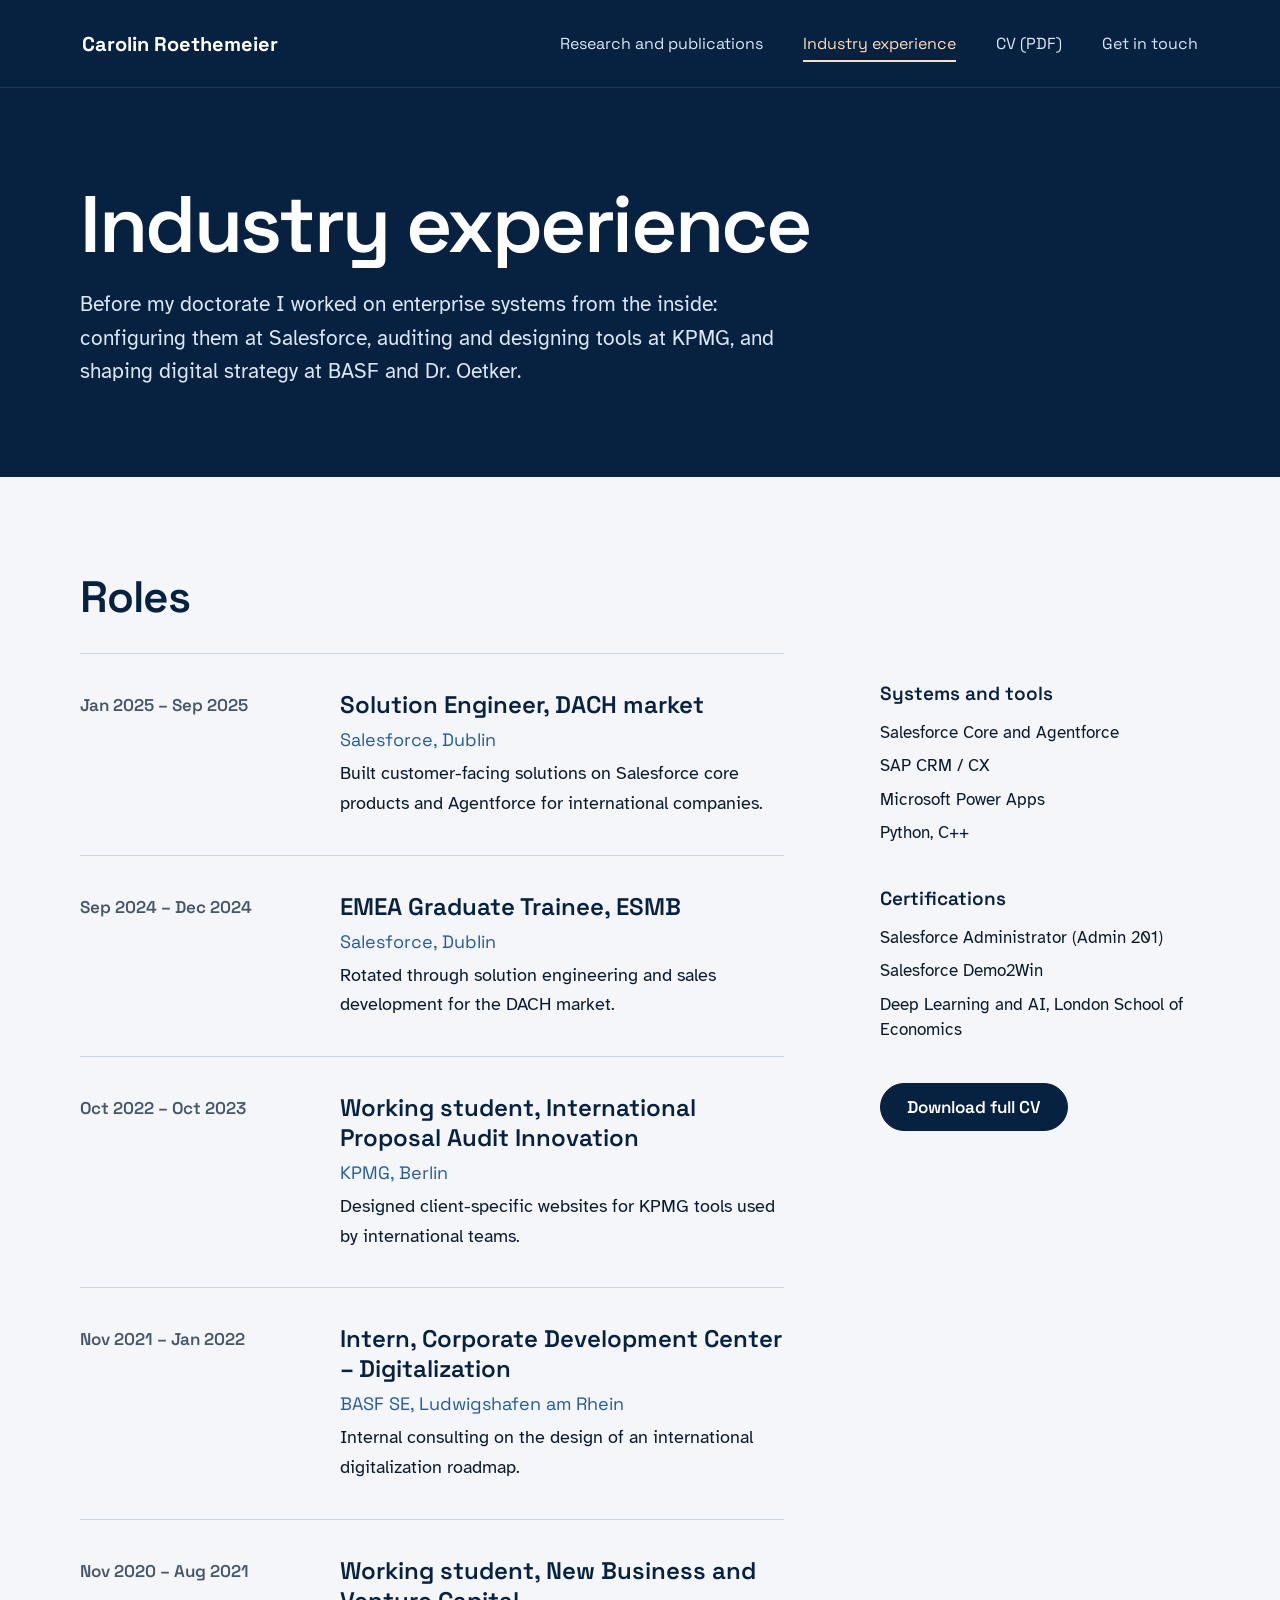
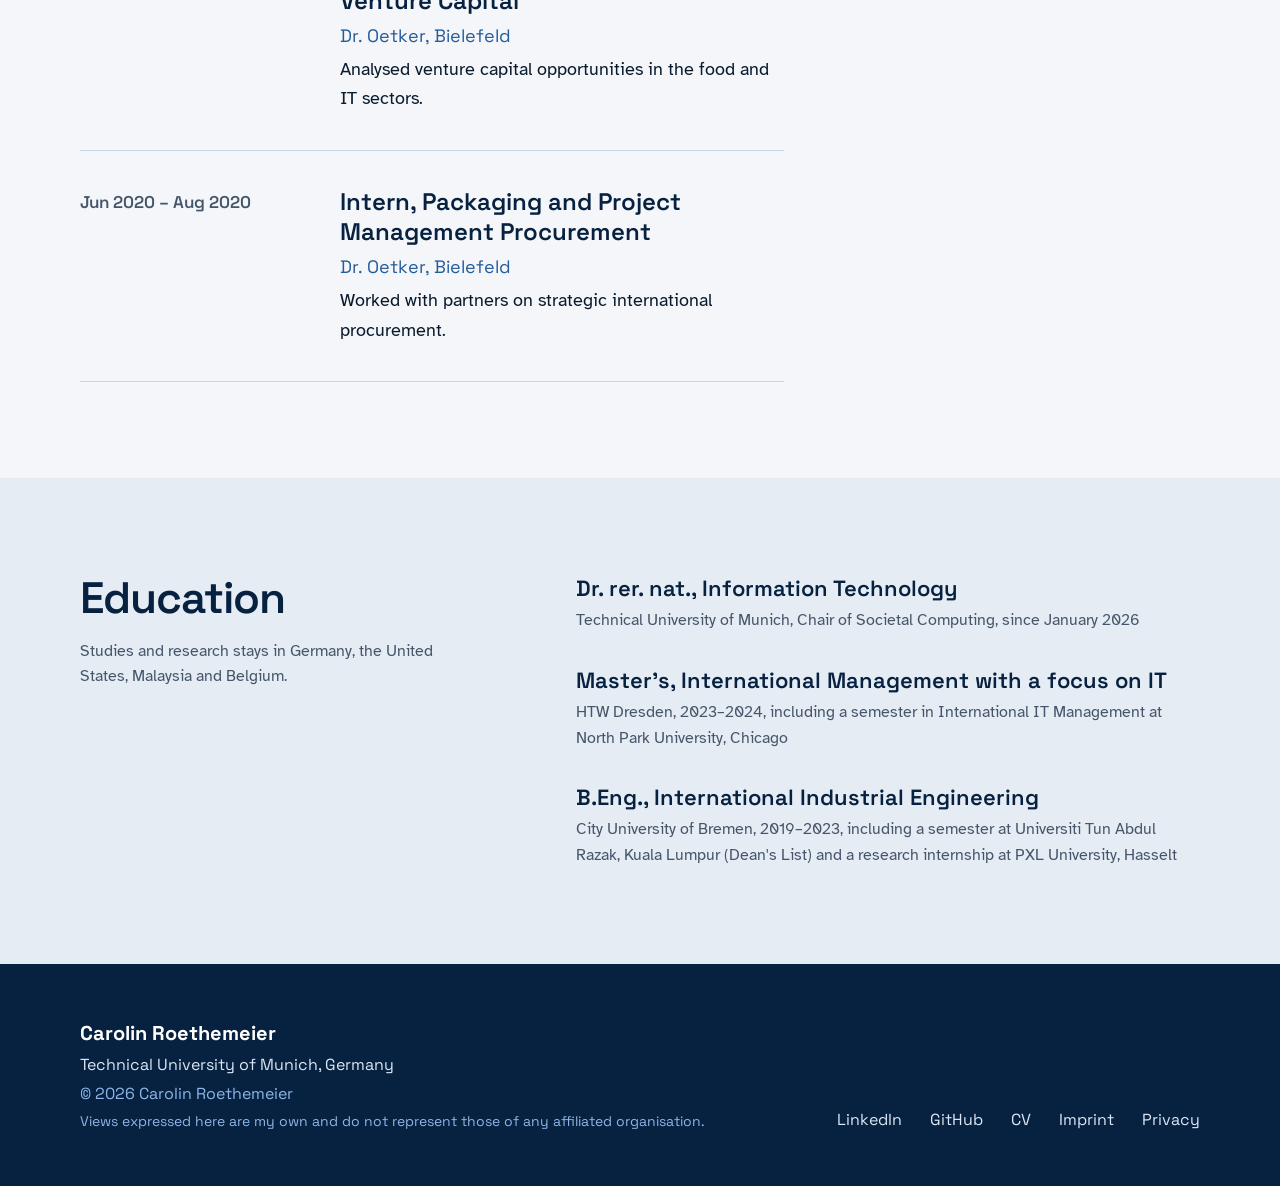
<file: experience.html>
<!doctype html>
<html lang="en">
<head>
<meta charset="utf-8">
<meta name="viewport" content="width=device-width, initial-scale=1">
<title>Industry experience – Carolin Roethemeier</title>
<meta name="description" content="Industry experience of Carolin Roethemeier at Salesforce, KPMG, BASF and Dr. Oetker, plus education and skills.">
<meta name="theme-color" content="#072140">
<meta name="color-scheme" content="light">
<meta property="og:type" content="website">
<meta property="og:title" content="Industry experience – Carolin Roethemeier">
<meta property="og:description" content="Industry experience of Carolin Roethemeier at Salesforce, KPMG, BASF and Dr. Oetker, plus education and skills.">
<meta property="og:image" content="https://carolinroethemeier.github.io/social-preview.jpg">
<link rel="icon" href="favicon.svg" type="image/svg+xml">
<link rel="preload" href="space-grotesk-latin.woff2" as="font" type="font/woff2" crossorigin>
<link rel="preload" href="atkinson-latin-400.woff2" as="font" type="font/woff2" crossorigin>
<link rel="stylesheet" href="site.css">
</head>
<body>
<div class="page">
<a class="skip" href="#main">Skip to content</a>

<header class="dark" style="background: #072140; flex-shrink: 0">
<nav class="nav" aria-label="Main" style="display: flex; align-items: center; justify-content: space-between; height: 88px; padding: 0 80px; border-bottom: 1px solid #17365E">
<a href="index.html" style="font-size: 20px; font-weight: 700; color: #FFFFFF; text-decoration: none">Carolin Roethemeier</a>
<div style="display: flex; gap: 36px; align-items: center">
<a href="research.html">Research and publications</a>
<a href="experience.html" aria-current="page">Industry experience</a>
<a href="Carolin_Roethemeier_CV.pdf" type="application/pdf">CV (PDF)</a>
<a href="contact.html">Get in touch</a>
</div>
</nav>

<section style="padding: 96px 80px 88px; display: flex; flex-direction: column; gap: 24px">
<h1 style="margin: 0; font-family: 'Space Grotesk', sans-serif; font-size: 80px; line-height: 1; letter-spacing: -0.03em; font-weight: 600; color: #FFFFFF">Industry experience</h1>
<p style="margin: 0; font-size: 21px; line-height: 1.6; color: #DCE7F5; max-width: 720px">Before my doctorate I worked on enterprise systems from the inside: configuring them at Salesforce, auditing and designing tools at KPMG, and shaping digital strategy at BASF and Dr. Oetker.</p>
</section>
</header>

<main id="main" style="background: #F4F6F9; flex-shrink: 0; display: flex; flex-direction: column">

<section aria-labelledby="roles-title" style="display: grid; grid-template-columns: minmax(0, 1fr) 320px; gap: 96px; padding: 96px 80px">
<div style="display: flex; flex-direction: column">
<h2 id="roles-title" style="margin: 0; font-family: 'Space Grotesk', sans-serif; font-size: 44px; line-height: 1.1; letter-spacing: -0.02em; font-weight: 600; color: #072140; margin-bottom: 32px">Roles</h2>
<ol style="margin: 0; padding: 0; list-style: none; display: flex; flex-direction: column; border-bottom: 1px solid #CBD6E4">
<li style="display: grid; grid-template-columns: 220px minmax(0, 1fr); gap: 40px; padding: 36px 0; border-top: 1px solid #CBD6E4">
<span style="font-family: 'Space Grotesk', sans-serif; font-size: 17px; font-weight: 600; color: #45566B; padding-top: 4px">Jan 2025 – Sep 2025</span>
<div style="display: flex; flex-direction: column; gap: 8px; max-width: 760px">
<h3 style="margin: 0; font-family: 'Space Grotesk', sans-serif; font-size: 24px; line-height: 1.25; font-weight: 600; color: #072140">Solution Engineer, DACH market</h3>
<span style="font-family: 'Space Grotesk', sans-serif; font-size: 18px; color: #245C9A">Salesforce, Dublin</span>
<p style="margin: 0; font-size: 18px; line-height: 1.65; color: #0A1B2E">Built customer-facing solutions on Salesforce core products and Agentforce for international companies.</p>
</div>
</li>
<li style="display: grid; grid-template-columns: 220px minmax(0, 1fr); gap: 40px; padding: 36px 0; border-top: 1px solid #CBD6E4">
<span style="font-family: 'Space Grotesk', sans-serif; font-size: 17px; font-weight: 600; color: #45566B; padding-top: 4px">Sep 2024 – Dec 2024</span>
<div style="display: flex; flex-direction: column; gap: 8px; max-width: 760px">
<h3 style="margin: 0; font-family: 'Space Grotesk', sans-serif; font-size: 24px; line-height: 1.25; font-weight: 600; color: #072140">EMEA Graduate Trainee, ESMB</h3>
<span style="font-family: 'Space Grotesk', sans-serif; font-size: 18px; color: #245C9A">Salesforce, Dublin</span>
<p style="margin: 0; font-size: 18px; line-height: 1.65; color: #0A1B2E">Rotated through solution engineering and sales development for the DACH market.</p>
</div>
</li>
<li style="display: grid; grid-template-columns: 220px minmax(0, 1fr); gap: 40px; padding: 36px 0; border-top: 1px solid #CBD6E4">
<span style="font-family: 'Space Grotesk', sans-serif; font-size: 17px; font-weight: 600; color: #45566B; padding-top: 4px">Oct 2022 – Oct 2023</span>
<div style="display: flex; flex-direction: column; gap: 8px; max-width: 760px">
<h3 style="margin: 0; font-family: 'Space Grotesk', sans-serif; font-size: 24px; line-height: 1.25; font-weight: 600; color: #072140">Working student, International Proposal Audit Innovation</h3>
<span style="font-family: 'Space Grotesk', sans-serif; font-size: 18px; color: #245C9A">KPMG, Berlin</span>
<p style="margin: 0; font-size: 18px; line-height: 1.65; color: #0A1B2E">Designed client-specific websites for KPMG tools used by international teams.</p>
</div>
</li>
<li style="display: grid; grid-template-columns: 220px minmax(0, 1fr); gap: 40px; padding: 36px 0; border-top: 1px solid #CBD6E4">
<span style="font-family: 'Space Grotesk', sans-serif; font-size: 17px; font-weight: 600; color: #45566B; padding-top: 4px">Nov 2021 – Jan 2022</span>
<div style="display: flex; flex-direction: column; gap: 8px; max-width: 760px">
<h3 style="margin: 0; font-family: 'Space Grotesk', sans-serif; font-size: 24px; line-height: 1.25; font-weight: 600; color: #072140">Intern, Corporate Development Center – Digitalization</h3>
<span style="font-family: 'Space Grotesk', sans-serif; font-size: 18px; color: #245C9A">BASF SE, Ludwigshafen am Rhein</span>
<p style="margin: 0; font-size: 18px; line-height: 1.65; color: #0A1B2E">Internal consulting on the design of an international digitalization roadmap.</p>
</div>
</li>
<li style="display: grid; grid-template-columns: 220px minmax(0, 1fr); gap: 40px; padding: 36px 0; border-top: 1px solid #CBD6E4">
<span style="font-family: 'Space Grotesk', sans-serif; font-size: 17px; font-weight: 600; color: #45566B; padding-top: 4px">Nov 2020 – Aug 2021</span>
<div style="display: flex; flex-direction: column; gap: 8px; max-width: 760px">
<h3 style="margin: 0; font-family: 'Space Grotesk', sans-serif; font-size: 24px; line-height: 1.25; font-weight: 600; color: #072140">Working student, New Business and Venture Capital</h3>
<span style="font-family: 'Space Grotesk', sans-serif; font-size: 18px; color: #245C9A">Dr. Oetker, Bielefeld</span>
<p style="margin: 0; font-size: 18px; line-height: 1.65; color: #0A1B2E">Analysed venture capital opportunities in the food and IT sectors.</p>
</div>
</li>
<li style="display: grid; grid-template-columns: 220px minmax(0, 1fr); gap: 40px; padding: 36px 0; border-top: 1px solid #CBD6E4">
<span style="font-family: 'Space Grotesk', sans-serif; font-size: 17px; font-weight: 600; color: #45566B; padding-top: 4px">Jun 2020 – Aug 2020</span>
<div style="display: flex; flex-direction: column; gap: 8px; max-width: 760px">
<h3 style="margin: 0; font-family: 'Space Grotesk', sans-serif; font-size: 24px; line-height: 1.25; font-weight: 600; color: #072140">Intern, Packaging and Project Management Procurement</h3>
<span style="font-family: 'Space Grotesk', sans-serif; font-size: 18px; color: #245C9A">Dr. Oetker, Bielefeld</span>
<p style="margin: 0; font-size: 18px; line-height: 1.65; color: #0A1B2E">Worked with partners on strategic international procurement.</p>
</div>
</li>
</ol>
</div>
<aside aria-label="Skills and education" style="display: flex; flex-direction: column; gap: 40px; padding-top: 108px">
<div style="display: flex; flex-direction: column; gap: 14px">
<h3 style="margin: 0; font-family: 'Space Grotesk', sans-serif; font-size: 19px; font-weight: 600; color: #072140">Systems and tools</h3>
<ul style="margin: 0; padding: 0; list-style: none; display: flex; flex-direction: column; gap: 8px; color: #0A1B2E"><li style="font-size: 17px; line-height: 1.5">Salesforce Core and Agentforce</li><li style="font-size: 17px; line-height: 1.5">SAP CRM / CX</li><li style="font-size: 17px; line-height: 1.5">Microsoft Power Apps</li><li style="font-size: 17px; line-height: 1.5">Python, C++</li></ul>
</div>
<div style="display: flex; flex-direction: column; gap: 14px">
<h3 style="margin: 0; font-family: 'Space Grotesk', sans-serif; font-size: 19px; font-weight: 600; color: #072140">Certifications</h3>
<ul style="margin: 0; padding: 0; list-style: none; display: flex; flex-direction: column; gap: 8px; color: #0A1B2E"><li style="font-size: 17px; line-height: 1.5">Salesforce Administrator (Admin 201)</li><li style="font-size: 17px; line-height: 1.5">Salesforce Demo2Win</li><li style="font-size: 17px; line-height: 1.5">Deep Learning and AI, London School of Economics</li></ul>
</div>
<a class="btn btn-navy" href="Carolin_Roethemeier_CV.pdf" type="application/pdf" style="align-self: flex-start">Download full CV</a>
</aside>
</section>

<section aria-labelledby="edu-title" style="background: #E6ECF4; padding: 96px 80px; display: grid; grid-template-columns: 400px minmax(0, 1fr); gap: 96px">
<div style="display: flex; flex-direction: column; gap: 16px">
<h2 id="edu-title" style="margin: 0; font-family: 'Space Grotesk', sans-serif; font-size: 44px; line-height: 1.1; letter-spacing: -0.02em; font-weight: 600; color: #072140">Education</h2>
<p style="margin: 0; font-size: 16px; line-height: 1.6; color: #45566B">Studies and research stays in Germany, the United States, Malaysia and Belgium.</p>
</div>
<ol style="margin: 0; padding: 0; list-style: none; display: flex; flex-direction: column; gap: 32px">
<li style="display: flex; flex-direction: column; gap: 6px"><span style="font-family: 'Space Grotesk', sans-serif; font-size: 22px; font-weight: 600; color: #072140">Dr. rer. nat., Information Technology</span><span style="margin: 0; font-size: 16px; line-height: 1.6; color: #45566B">Technical University of Munich, Chair of Societal Computing, since January 2026</span></li>
<li style="display: flex; flex-direction: column; gap: 6px"><span style="font-family: 'Space Grotesk', sans-serif; font-size: 22px; font-weight: 600; color: #072140">Master's, International Management with a focus on IT</span><span style="margin: 0; font-size: 16px; line-height: 1.6; color: #45566B">HTW Dresden, 2023–2024, including a semester in International IT Management at North Park University, Chicago</span></li>
<li style="display: flex; flex-direction: column; gap: 6px"><span style="font-family: 'Space Grotesk', sans-serif; font-size: 22px; font-weight: 600; color: #072140">B.Eng., International Industrial Engineering</span><span style="margin: 0; font-size: 16px; line-height: 1.6; color: #45566B">City University of Bremen, 2019–2023, including a semester at Universiti Tun Abdul Razak, Kuala Lumpur (Dean's List) and a research internship at PXL University, Hasselt</span></li>
</ol>
</section>

</main>

<footer class="dark foot" style="flex-shrink: 0; background: #072140; color: #DCE7F5; padding: 56px 80px; display: flex; justify-content: space-between; align-items: end; gap: 40px; font-family: 'Space Grotesk', sans-serif; font-size: 16px">
<div style="display: flex; flex-direction: column; gap: 8px">
<span style="font-size: 20px; font-weight: 700; color: #FFFFFF">Carolin Roethemeier</span>
<span>Technical University of Munich, Germany</span>
<span style="color: #8DB6E6">© 2026 Carolin Roethemeier</span>
<span style="color: #8DB6E6; font-size: 14px">Views expressed here are my own and do not represent those of any affiliated organisation.</span>
</div>
<div style="display: flex; gap: 28px; flex-wrap: wrap">
<a href="https://www.linkedin.com/in/carolin-r%C3%B6themeier/">LinkedIn</a>
<a href="https://github.com/carolinroethemeier">GitHub</a>
<a href="Carolin_Roethemeier_CV.pdf" type="application/pdf">CV</a>
<a href="imprint.html">Imprint</a>
<a href="privacy.html">Privacy</a>
</div>
</footer>
</div>
</body>
</html>
</file>
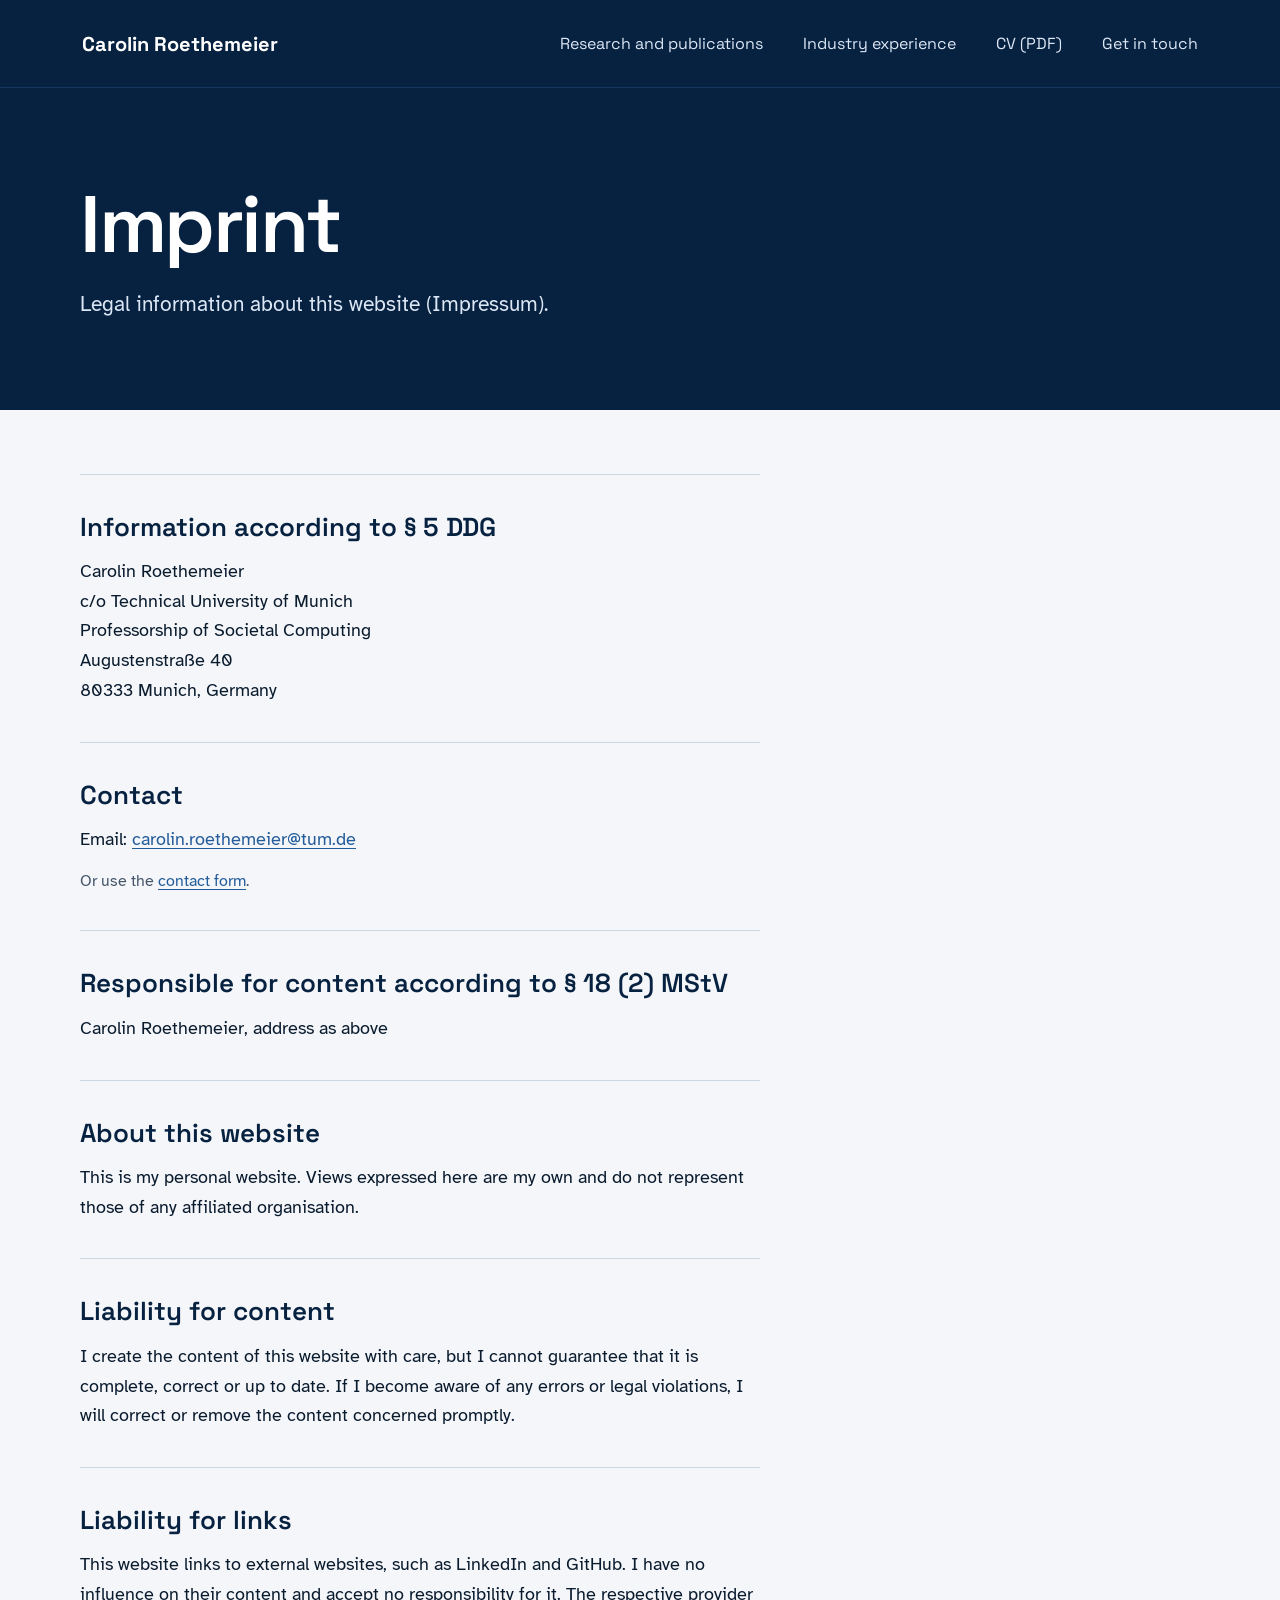
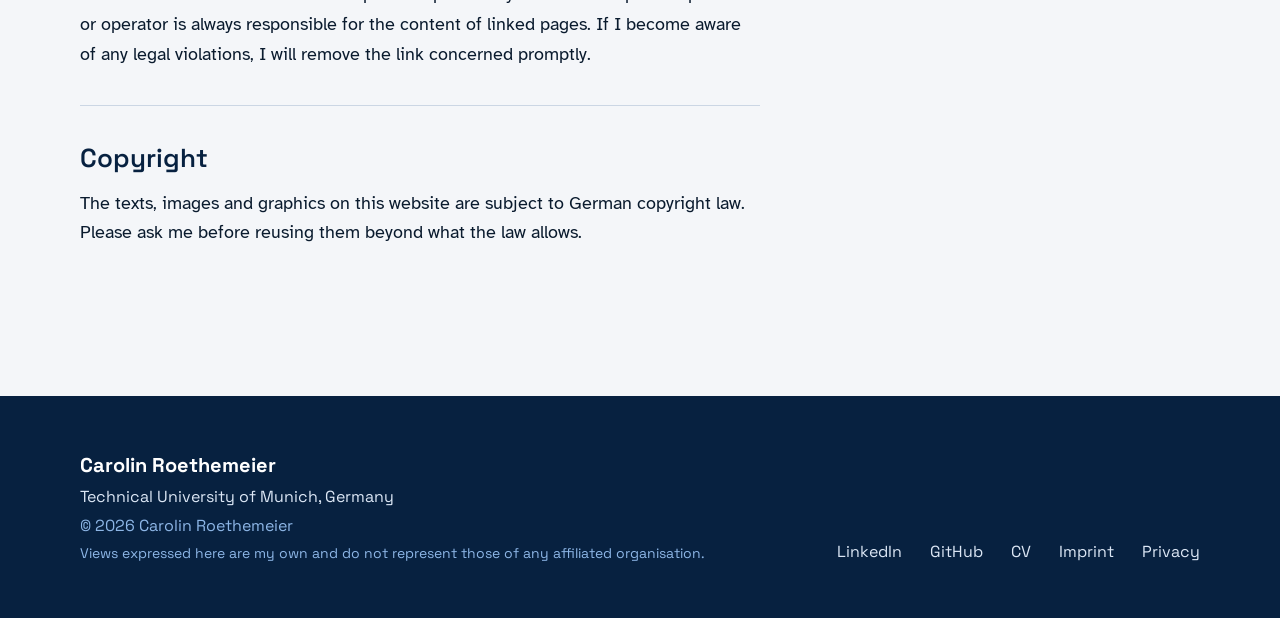
<file: imprint.html>
<!doctype html>
<html lang="en">
<head>
<meta charset="utf-8">
<meta name="viewport" content="width=device-width, initial-scale=1">
<title>Imprint – Carolin Roethemeier</title>
<meta name="description" content="Legal information (Impressum) for carolinroethemeier.github.io.">
<meta name="theme-color" content="#072140">
<meta name="color-scheme" content="light">
<meta property="og:type" content="website">
<meta property="og:title" content="Imprint – Carolin Roethemeier">
<meta property="og:description" content="Legal information (Impressum) for carolinroethemeier.github.io.">
<meta property="og:image" content="https://carolinroethemeier.github.io/social-preview.jpg">
<link rel="icon" href="favicon.svg" type="image/svg+xml">
<link rel="preload" href="space-grotesk-latin.woff2" as="font" type="font/woff2" crossorigin>
<link rel="preload" href="atkinson-latin-400.woff2" as="font" type="font/woff2" crossorigin>
<link rel="stylesheet" href="site.css">
</head>
<body>
<div class="page">
<a class="skip" href="#main">Skip to content</a>

<header class="dark" style="background: #072140; flex-shrink: 0">
<nav class="nav" aria-label="Main" style="display: flex; align-items: center; justify-content: space-between; height: 88px; padding: 0 80px; border-bottom: 1px solid #17365E">
<a href="index.html" style="font-size: 20px; font-weight: 700; color: #FFFFFF; text-decoration: none">Carolin Roethemeier</a>
<div style="display: flex; gap: 36px; align-items: center">
<a href="research.html">Research and publications</a>
<a href="experience.html">Industry experience</a>
<a href="Carolin_Roethemeier_CV.pdf" type="application/pdf">CV (PDF)</a>
<a href="contact.html">Get in touch</a>
</div>
</nav>

<section style="padding: 96px 80px 88px; display: flex; flex-direction: column; gap: 24px">
<h1 style="margin: 0; font-family: 'Space Grotesk', sans-serif; font-size: 80px; line-height: 1; letter-spacing: -0.03em; font-weight: 600; color: #FFFFFF">Imprint</h1>
<p style="margin: 0; font-size: 21px; line-height: 1.6; color: #DCE7F5; max-width: 720px">Legal information about this website (Impressum).</p>
</section>
</header>

<main id="main" style="background: #F4F6F9; flex-shrink: 0; display: flex; flex-direction: column">
<div style="padding: 64px 80px 112px; display: flex; flex-direction: column; max-width: 840px">
<section style="display: flex; flex-direction: column; gap: 14px; padding: 36px 0; border-top: 1px solid #CBD6E4">
<h2 style="margin: 0; font-family: 'Space Grotesk', sans-serif; font-size: 26px; line-height: 1.25; font-weight: 600; color: #072140">Information according to § 5 DDG</h2>
<p style="margin: 0; font-size: 18px; line-height: 1.65; color: #0A1B2E">Carolin Roethemeier<br>c/o Technical University of Munich<br>Professorship of Societal Computing<br>Augustenstraße 40<br>80333 Munich, Germany</p>
</section>
<section style="display: flex; flex-direction: column; gap: 14px; padding: 36px 0; border-top: 1px solid #CBD6E4">
<h2 style="margin: 0; font-family: 'Space Grotesk', sans-serif; font-size: 26px; line-height: 1.25; font-weight: 600; color: #072140">Contact</h2>
<p style="margin: 0; font-size: 18px; line-height: 1.65; color: #0A1B2E">Email: <a href="mailto:carolin.roethemeier@tum.de">carolin.roethemeier@tum.de</a></p>
<p style="margin: 0; font-size: 16px; line-height: 1.6; color: #45566B">Or use the <a href="contact.html">contact form</a>.</p>
</section>
<section style="display: flex; flex-direction: column; gap: 14px; padding: 36px 0; border-top: 1px solid #CBD6E4">
<h2 style="margin: 0; font-family: 'Space Grotesk', sans-serif; font-size: 26px; line-height: 1.25; font-weight: 600; color: #072140">Responsible for content according to § 18 (2) MStV</h2>
<p style="margin: 0; font-size: 18px; line-height: 1.65; color: #0A1B2E">Carolin Roethemeier, address as above</p>
</section>
<section style="display: flex; flex-direction: column; gap: 14px; padding: 36px 0; border-top: 1px solid #CBD6E4">
<h2 style="margin: 0; font-family: 'Space Grotesk', sans-serif; font-size: 26px; line-height: 1.25; font-weight: 600; color: #072140">About this website</h2>
<p style="margin: 0; font-size: 18px; line-height: 1.65; color: #0A1B2E">This is my personal website. Views expressed here are my own and do not represent those of any affiliated organisation.</p>
</section>
<section style="display: flex; flex-direction: column; gap: 14px; padding: 36px 0; border-top: 1px solid #CBD6E4">
<h2 style="margin: 0; font-family: 'Space Grotesk', sans-serif; font-size: 26px; line-height: 1.25; font-weight: 600; color: #072140">Liability for content</h2>
<p style="margin: 0; font-size: 18px; line-height: 1.65; color: #0A1B2E">I create the content of this website with care, but I cannot guarantee that it is complete, correct or up to date. If I become aware of any errors or legal violations, I will correct or remove the content concerned promptly.</p>
</section>
<section style="display: flex; flex-direction: column; gap: 14px; padding: 36px 0; border-top: 1px solid #CBD6E4">
<h2 style="margin: 0; font-family: 'Space Grotesk', sans-serif; font-size: 26px; line-height: 1.25; font-weight: 600; color: #072140">Liability for links</h2>
<p style="margin: 0; font-size: 18px; line-height: 1.65; color: #0A1B2E">This website links to external websites, such as LinkedIn and GitHub. I have no influence on their content and accept no responsibility for it. The respective provider or operator is always responsible for the content of linked pages. If I become aware of any legal violations, I will remove the link concerned promptly.</p>
</section>
<section style="display: flex; flex-direction: column; gap: 14px; padding: 36px 0; border-top: 1px solid #CBD6E4">
<h2 style="margin: 0; font-family: 'Space Grotesk', sans-serif; font-size: 26px; line-height: 1.25; font-weight: 600; color: #072140">Copyright</h2>
<p style="margin: 0; font-size: 18px; line-height: 1.65; color: #0A1B2E">The texts, images and graphics on this website are subject to German copyright law. Please ask me before reusing them beyond what the law allows.</p>
</section>
</div>
</main>

<footer class="dark foot" style="flex-shrink: 0; background: #072140; color: #DCE7F5; padding: 56px 80px; display: flex; justify-content: space-between; align-items: end; gap: 40px; font-family: 'Space Grotesk', sans-serif; font-size: 16px">
<div style="display: flex; flex-direction: column; gap: 8px">
<span style="font-size: 20px; font-weight: 700; color: #FFFFFF">Carolin Roethemeier</span>
<span>Technical University of Munich, Germany</span>
<span style="color: #8DB6E6">© 2026 Carolin Roethemeier</span>
<span style="color: #8DB6E6; font-size: 14px">Views expressed here are my own and do not represent those of any affiliated organisation.</span>
</div>
<div style="display: flex; gap: 28px; flex-wrap: wrap">
<a href="https://www.linkedin.com/in/carolin-r%C3%B6themeier/">LinkedIn</a>
<a href="https://github.com/carolinroethemeier">GitHub</a>
<a href="Carolin_Roethemeier_CV.pdf" type="application/pdf">CV</a>
<a href="imprint.html" aria-current="page">Imprint</a>
<a href="privacy.html">Privacy</a>
</div>
</footer>
</div>
</body>
</html>
</file>
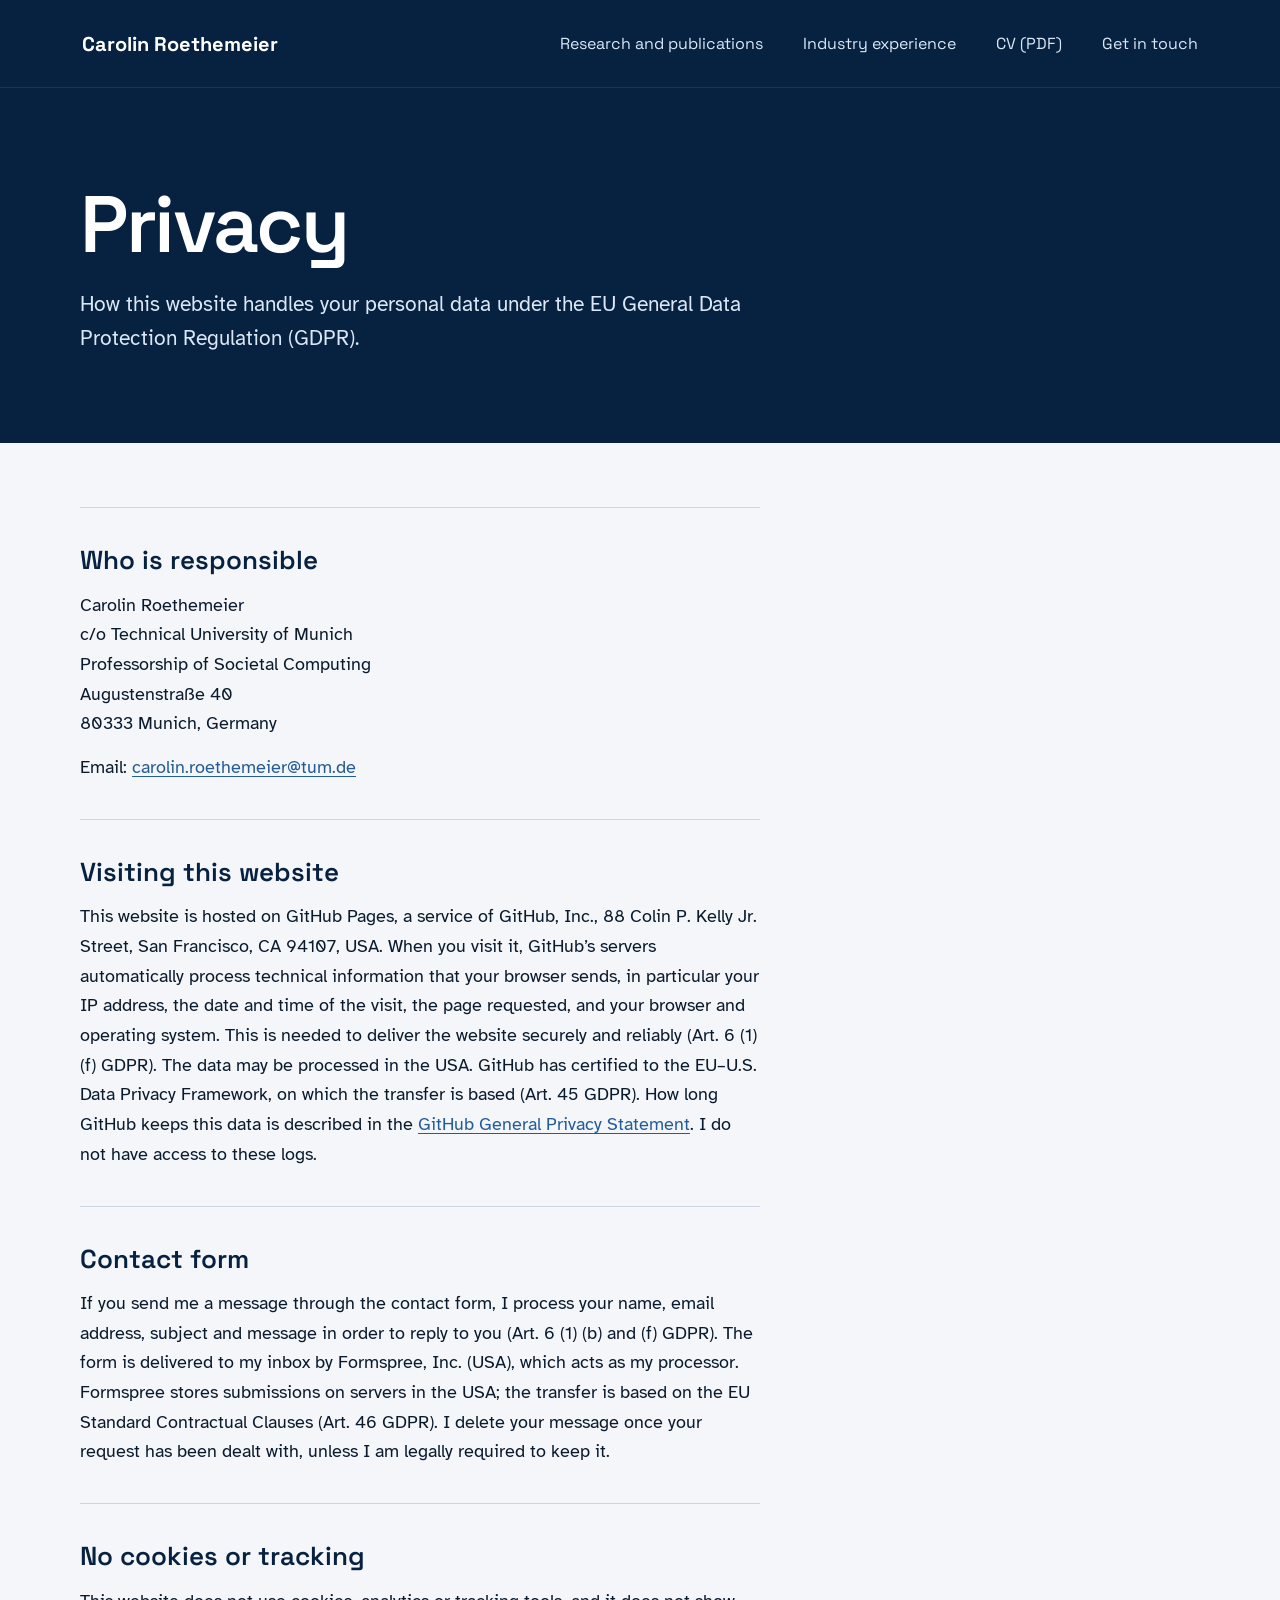
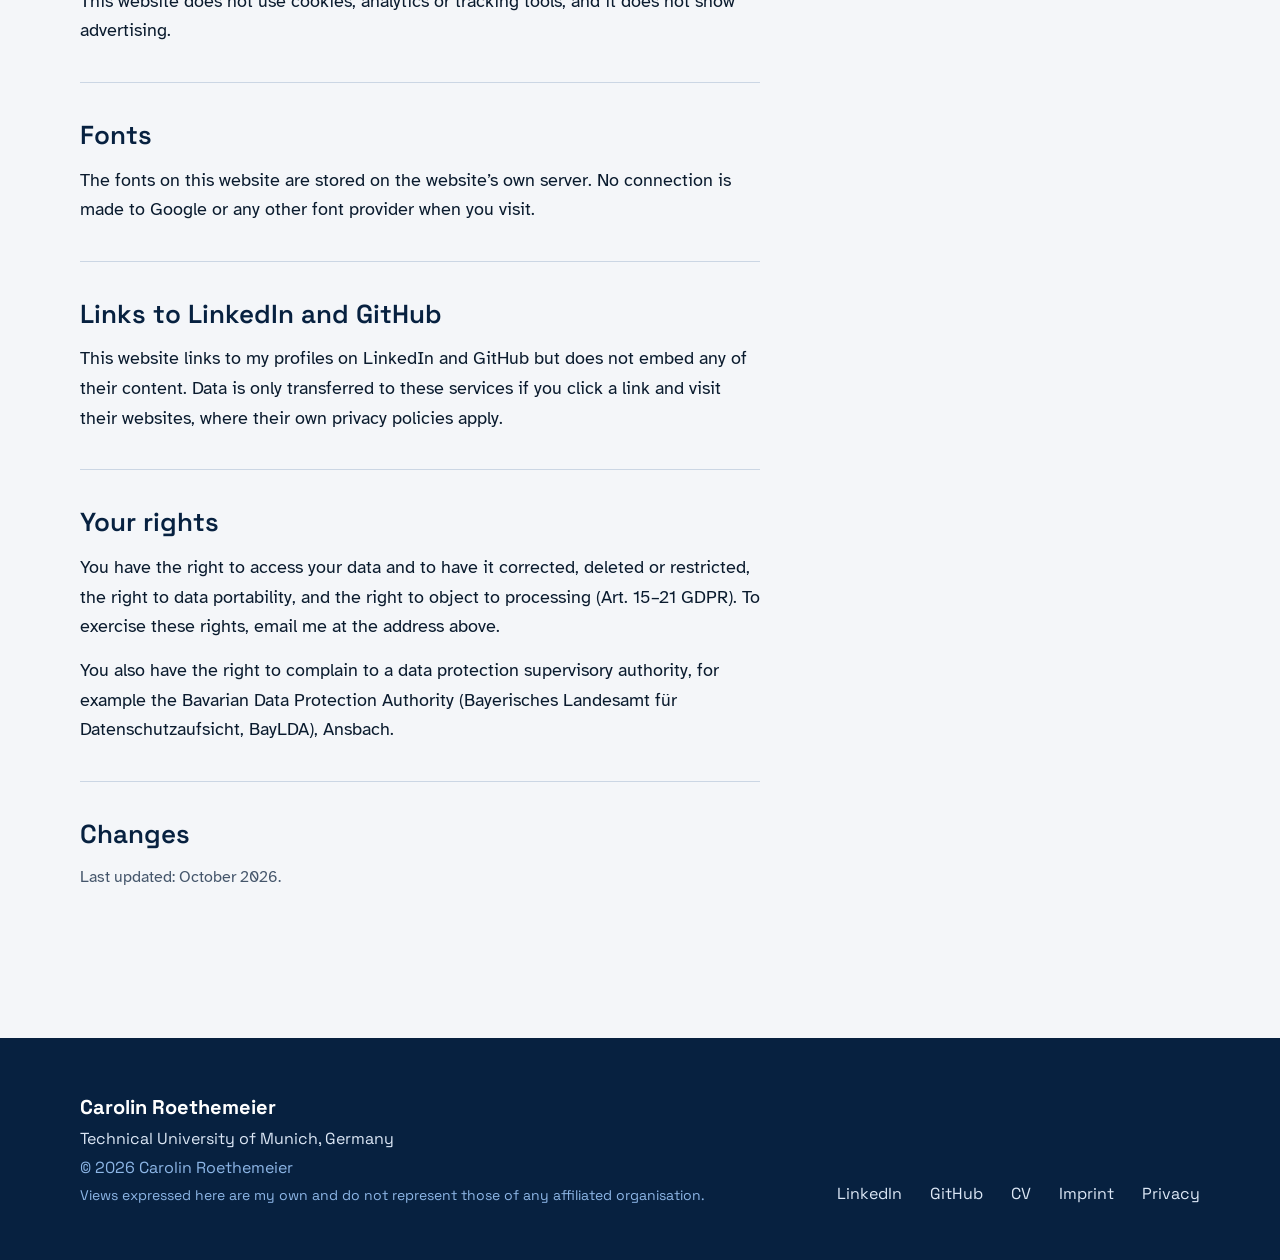
<file: privacy.html>
<!doctype html>
<html lang="en">
<head>
<meta charset="utf-8">
<meta name="viewport" content="width=device-width, initial-scale=1">
<title>Privacy – Carolin Roethemeier</title>
<meta name="description" content="Privacy policy for carolinroethemeier.github.io.">
<meta name="theme-color" content="#072140">
<meta name="color-scheme" content="light">
<meta property="og:type" content="website">
<meta property="og:title" content="Privacy – Carolin Roethemeier">
<meta property="og:description" content="Privacy policy for carolinroethemeier.github.io.">
<meta property="og:image" content="https://carolinroethemeier.github.io/social-preview.jpg">
<link rel="icon" href="favicon.svg" type="image/svg+xml">
<link rel="preload" href="space-grotesk-latin.woff2" as="font" type="font/woff2" crossorigin>
<link rel="preload" href="atkinson-latin-400.woff2" as="font" type="font/woff2" crossorigin>
<link rel="stylesheet" href="site.css">
</head>
<body>
<div class="page">
<a class="skip" href="#main">Skip to content</a>

<header class="dark" style="background: #072140; flex-shrink: 0">
<nav class="nav" aria-label="Main" style="display: flex; align-items: center; justify-content: space-between; height: 88px; padding: 0 80px; border-bottom: 1px solid #17365E">
<a href="index.html" style="font-size: 20px; font-weight: 700; color: #FFFFFF; text-decoration: none">Carolin Roethemeier</a>
<div style="display: flex; gap: 36px; align-items: center">
<a href="research.html">Research and publications</a>
<a href="experience.html">Industry experience</a>
<a href="Carolin_Roethemeier_CV.pdf" type="application/pdf">CV (PDF)</a>
<a href="contact.html">Get in touch</a>
</div>
</nav>

<section style="padding: 96px 80px 88px; display: flex; flex-direction: column; gap: 24px">
<h1 style="margin: 0; font-family: 'Space Grotesk', sans-serif; font-size: 80px; line-height: 1; letter-spacing: -0.03em; font-weight: 600; color: #FFFFFF">Privacy</h1>
<p style="margin: 0; font-size: 21px; line-height: 1.6; color: #DCE7F5; max-width: 720px">How this website handles your personal data under the EU General Data Protection Regulation (GDPR).</p>
</section>
</header>

<main id="main" style="background: #F4F6F9; flex-shrink: 0; display: flex; flex-direction: column">
<div style="padding: 64px 80px 112px; display: flex; flex-direction: column; max-width: 840px">

<section style="display: flex; flex-direction: column; gap: 14px; padding: 36px 0; border-top: 1px solid #CBD6E4">
<h2 style="margin: 0; font-family: 'Space Grotesk', sans-serif; font-size: 26px; line-height: 1.25; font-weight: 600; color: #072140">Who is responsible</h2>
<p style="margin: 0; font-size: 18px; line-height: 1.65; color: #0A1B2E">Carolin Roethemeier<br>c/o Technical University of Munich<br>Professorship of Societal Computing<br>Augustenstraße 40<br>80333 Munich, Germany</p>
<p style="margin: 0; font-size: 18px; line-height: 1.65; color: #0A1B2E">Email: <a href="mailto:carolin.roethemeier@tum.de">carolin.roethemeier@tum.de</a></p>
</section>
<section style="display: flex; flex-direction: column; gap: 14px; padding: 36px 0; border-top: 1px solid #CBD6E4">
<h2 style="margin: 0; font-family: 'Space Grotesk', sans-serif; font-size: 26px; line-height: 1.25; font-weight: 600; color: #072140">Visiting this website</h2>
<p style="margin: 0; font-size: 18px; line-height: 1.65; color: #0A1B2E">This website is hosted on GitHub Pages, a service of GitHub, Inc., 88 Colin P. Kelly Jr. Street, San Francisco, CA 94107, USA. When you visit it, GitHub’s servers automatically process technical information that your browser sends, in particular your IP address, the date and time of the visit, the page requested, and your browser and operating system. This is needed to deliver the website securely and reliably (Art. 6 (1) (f) GDPR). The data may be processed in the USA. GitHub has certified to the EU–U.S. Data Privacy Framework, on which the transfer is based (Art. 45 GDPR). How long GitHub keeps this data is described in the <a href="https://docs.github.com/en/site-policy/privacy-policies/github-general-privacy-statement">GitHub General Privacy Statement</a>. I do not have access to these logs.</p>
</section>
<section style="display: flex; flex-direction: column; gap: 14px; padding: 36px 0; border-top: 1px solid #CBD6E4">
<h2 style="margin: 0; font-family: 'Space Grotesk', sans-serif; font-size: 26px; line-height: 1.25; font-weight: 600; color: #072140">Contact form</h2>
<p style="margin: 0; font-size: 18px; line-height: 1.65; color: #0A1B2E">If you send me a message through the contact form, I process your name, email address, subject and message in order to reply to you (Art. 6 (1) (b) and (f) GDPR). The form is delivered to my inbox by Formspree, Inc. (USA), which acts as my processor. Formspree stores submissions on servers in the USA; the transfer is based on the EU Standard Contractual Clauses (Art. 46 GDPR). I delete your message once your request has been dealt with, unless I am legally required to keep it.</p>
</section>
<section style="display: flex; flex-direction: column; gap: 14px; padding: 36px 0; border-top: 1px solid #CBD6E4">
<h2 style="margin: 0; font-family: 'Space Grotesk', sans-serif; font-size: 26px; line-height: 1.25; font-weight: 600; color: #072140">No cookies or tracking</h2>
<p style="margin: 0; font-size: 18px; line-height: 1.65; color: #0A1B2E">This website does not use cookies, analytics or tracking tools, and it does not show advertising.</p>
</section>
<section style="display: flex; flex-direction: column; gap: 14px; padding: 36px 0; border-top: 1px solid #CBD6E4">
<h2 style="margin: 0; font-family: 'Space Grotesk', sans-serif; font-size: 26px; line-height: 1.25; font-weight: 600; color: #072140">Fonts</h2>
<p style="margin: 0; font-size: 18px; line-height: 1.65; color: #0A1B2E">The fonts on this website are stored on the website’s own server. No connection is made to Google or any other font provider when you visit.</p>
</section>
<section style="display: flex; flex-direction: column; gap: 14px; padding: 36px 0; border-top: 1px solid #CBD6E4">
<h2 style="margin: 0; font-family: 'Space Grotesk', sans-serif; font-size: 26px; line-height: 1.25; font-weight: 600; color: #072140">Links to LinkedIn and GitHub</h2>
<p style="margin: 0; font-size: 18px; line-height: 1.65; color: #0A1B2E">This website links to my profiles on LinkedIn and GitHub but does not embed any of their content. Data is only transferred to these services if you click a link and visit their websites, where their own privacy policies apply.</p>
</section>
<section style="display: flex; flex-direction: column; gap: 14px; padding: 36px 0; border-top: 1px solid #CBD6E4">
<h2 style="margin: 0; font-family: 'Space Grotesk', sans-serif; font-size: 26px; line-height: 1.25; font-weight: 600; color: #072140">Your rights</h2>
<p style="margin: 0; font-size: 18px; line-height: 1.65; color: #0A1B2E">You have the right to access your data and to have it corrected, deleted or restricted, the right to data portability, and the right to object to processing (Art. 15–21 GDPR). To exercise these rights, email me at the address above.</p>
<p style="margin: 0; font-size: 18px; line-height: 1.65; color: #0A1B2E">You also have the right to complain to a data protection supervisory authority, for example the Bavarian Data Protection Authority (Bayerisches Landesamt für Datenschutzaufsicht, BayLDA), Ansbach.</p>
</section>
<section style="display: flex; flex-direction: column; gap: 14px; padding: 36px 0; border-top: 1px solid #CBD6E4">
<h2 style="margin: 0; font-family: 'Space Grotesk', sans-serif; font-size: 26px; line-height: 1.25; font-weight: 600; color: #072140">Changes</h2>
<p style="margin: 0; font-size: 16px; line-height: 1.6; color: #45566B">Last updated: October 2026.</p>
</section>
</div>
</main>

<footer class="dark foot" style="flex-shrink: 0; background: #072140; color: #DCE7F5; padding: 56px 80px; display: flex; justify-content: space-between; align-items: end; gap: 40px; font-family: 'Space Grotesk', sans-serif; font-size: 16px">
<div style="display: flex; flex-direction: column; gap: 8px">
<span style="font-size: 20px; font-weight: 700; color: #FFFFFF">Carolin Roethemeier</span>
<span>Technical University of Munich, Germany</span>
<span style="color: #8DB6E6">© 2026 Carolin Roethemeier</span>
<span style="color: #8DB6E6; font-size: 14px">Views expressed here are my own and do not represent those of any affiliated organisation.</span>
</div>
<div style="display: flex; gap: 28px; flex-wrap: wrap">
<a href="https://www.linkedin.com/in/carolin-r%C3%B6themeier/">LinkedIn</a>
<a href="https://github.com/carolinroethemeier">GitHub</a>
<a href="Carolin_Roethemeier_CV.pdf" type="application/pdf">CV</a>
<a href="imprint.html">Imprint</a>
<a href="privacy.html" aria-current="page">Privacy</a>
</div>
</footer>
</div>
</body>
</html>
</file>
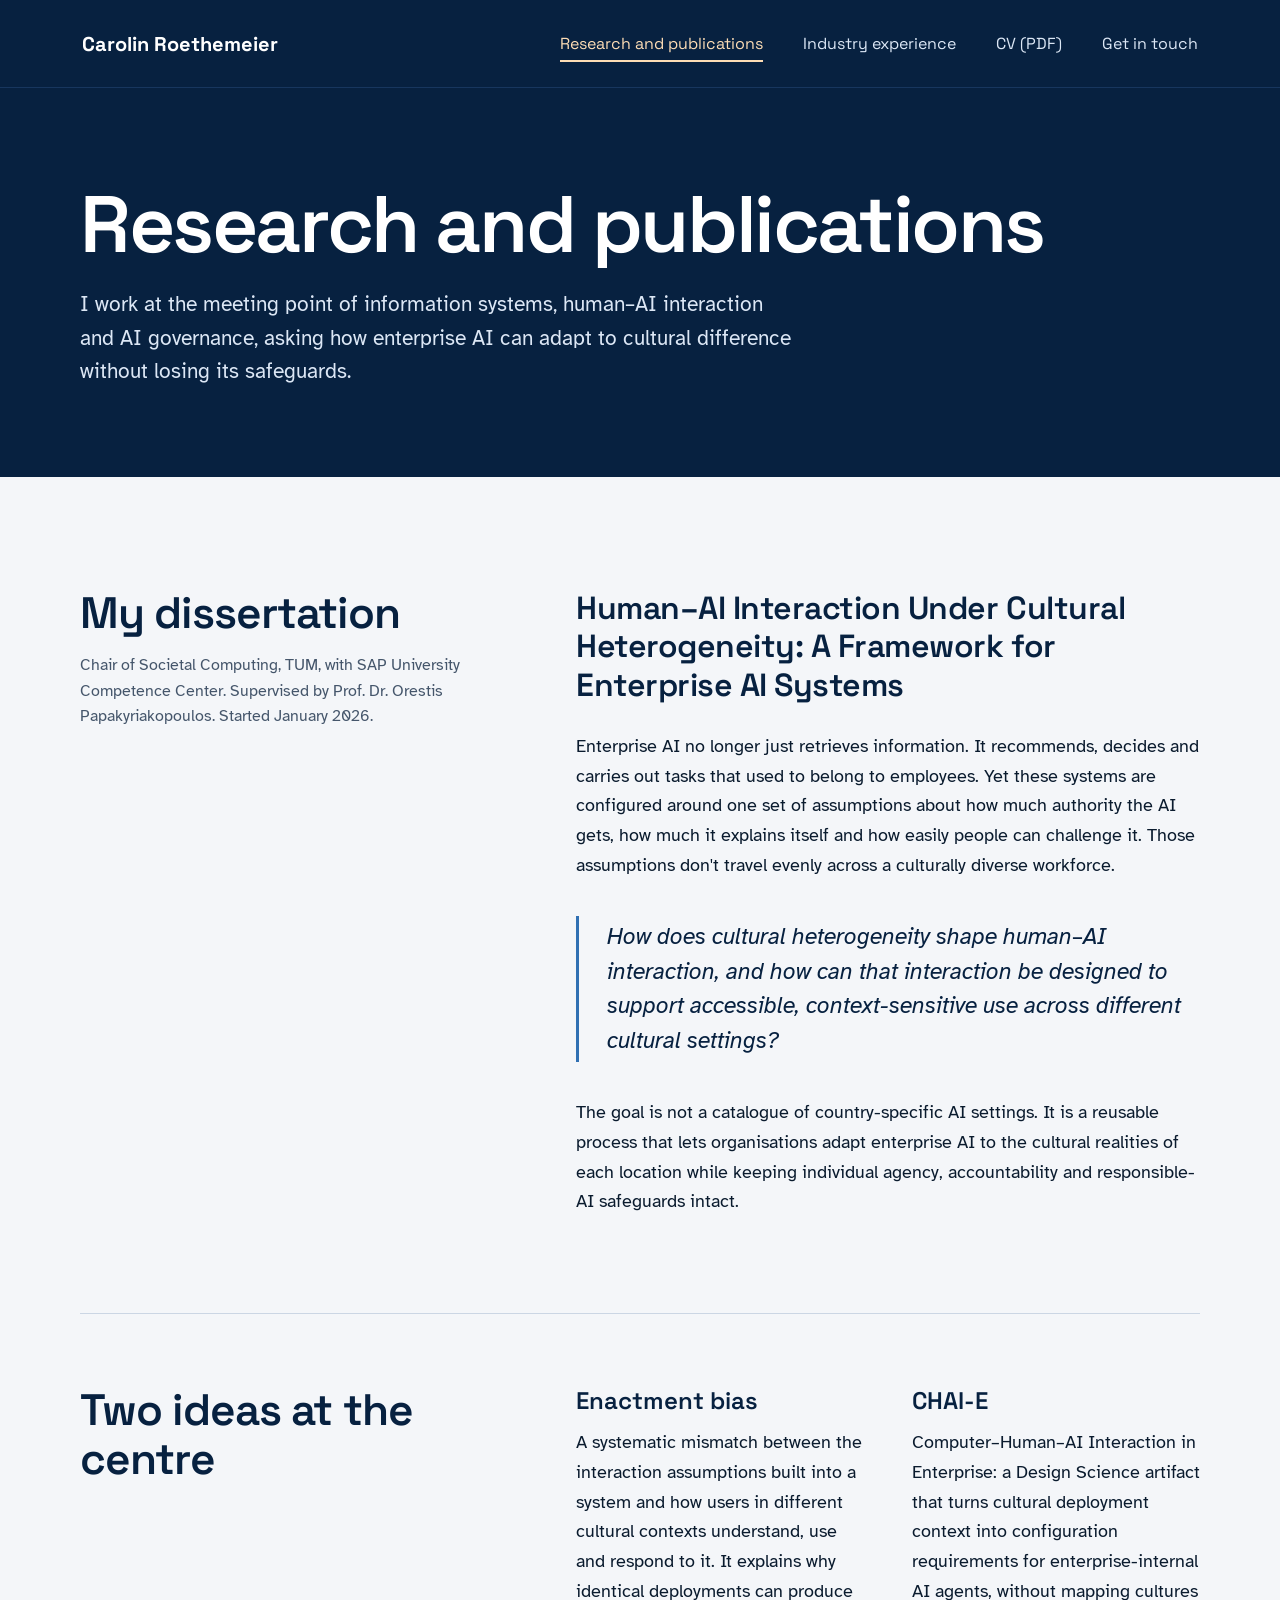
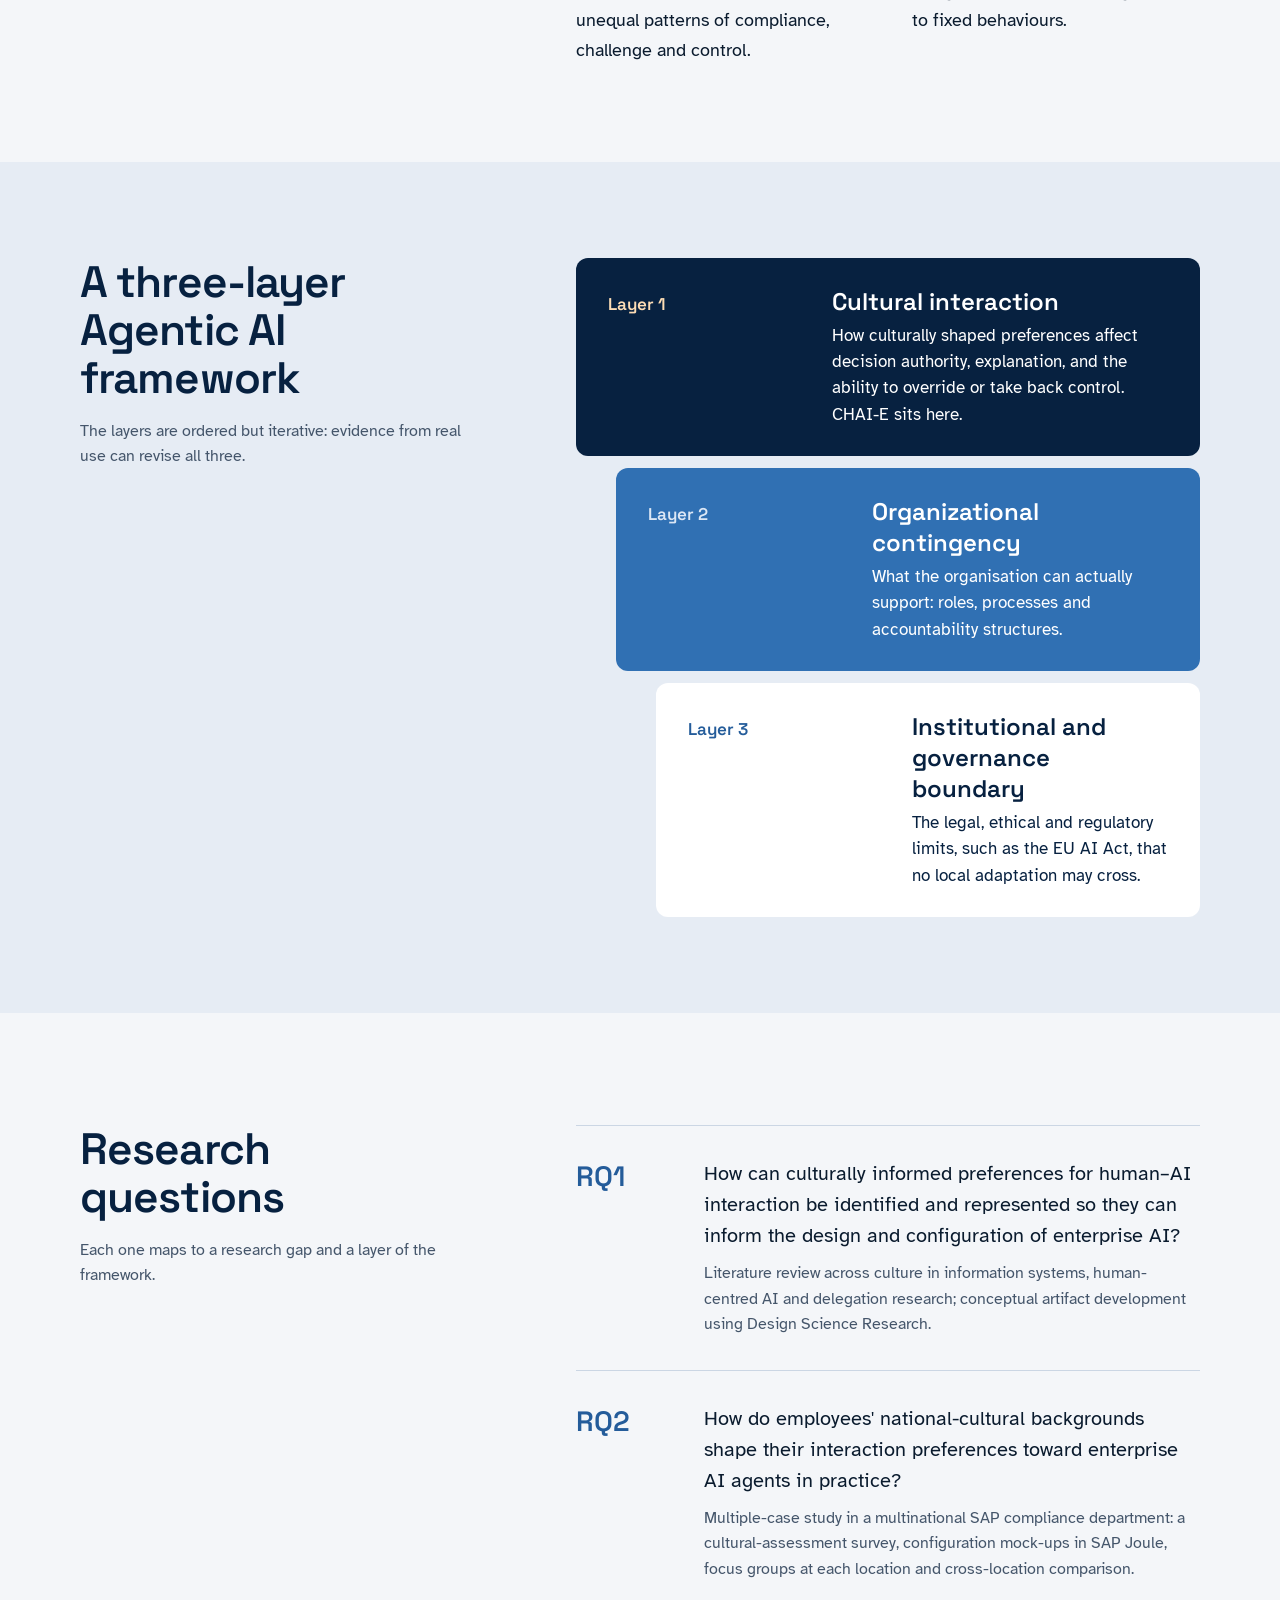
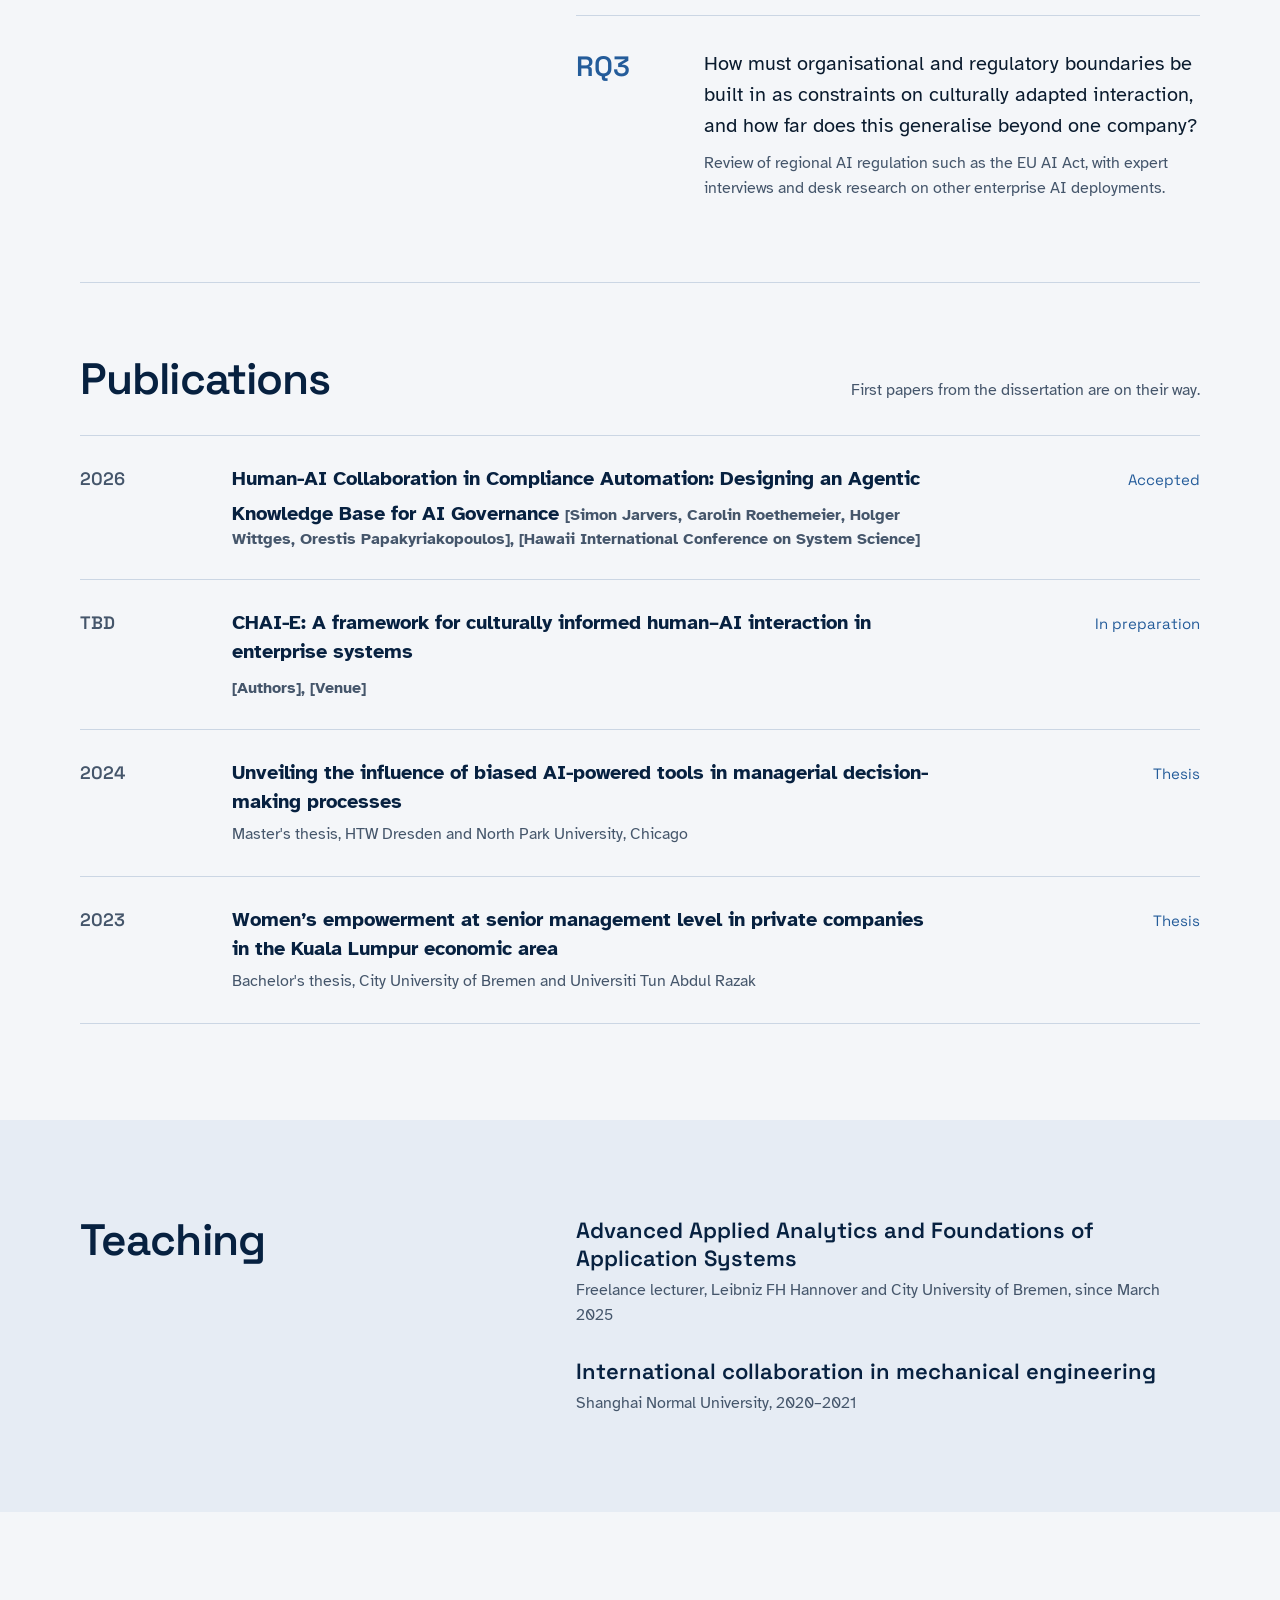
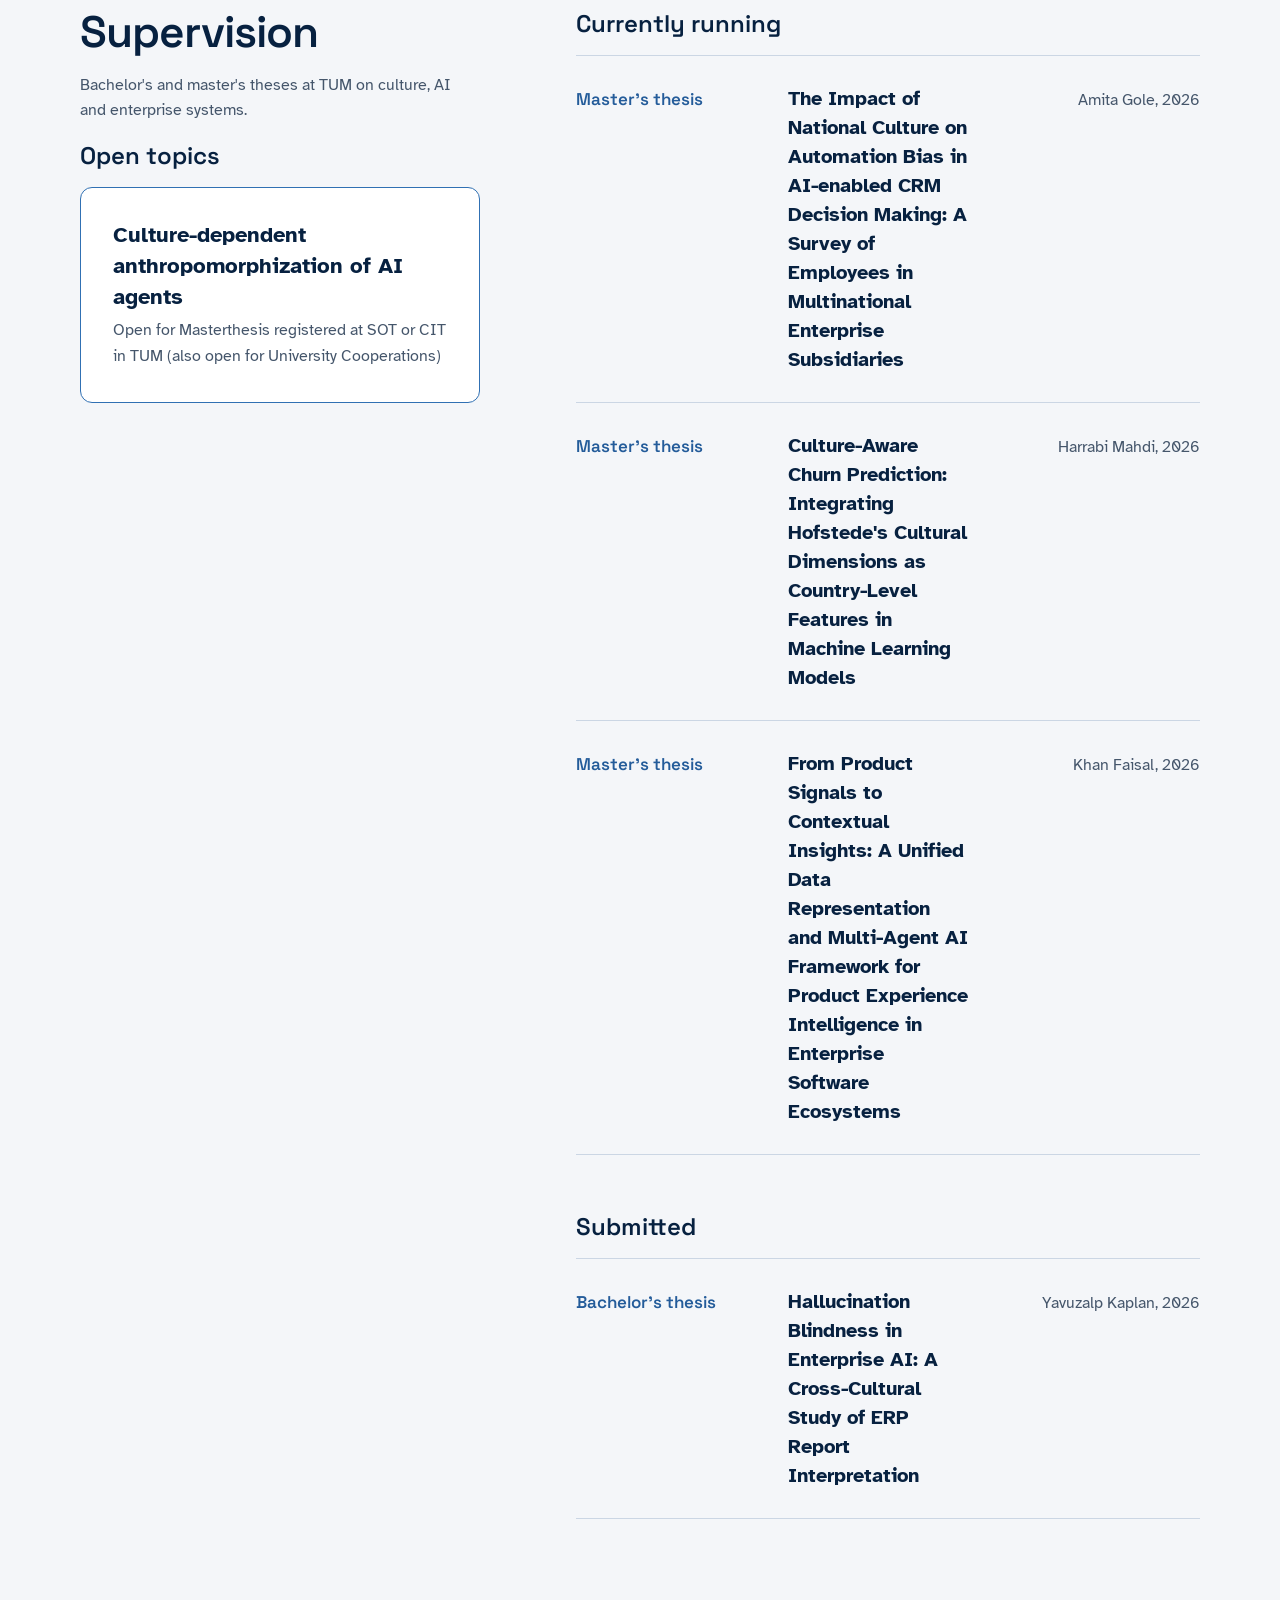
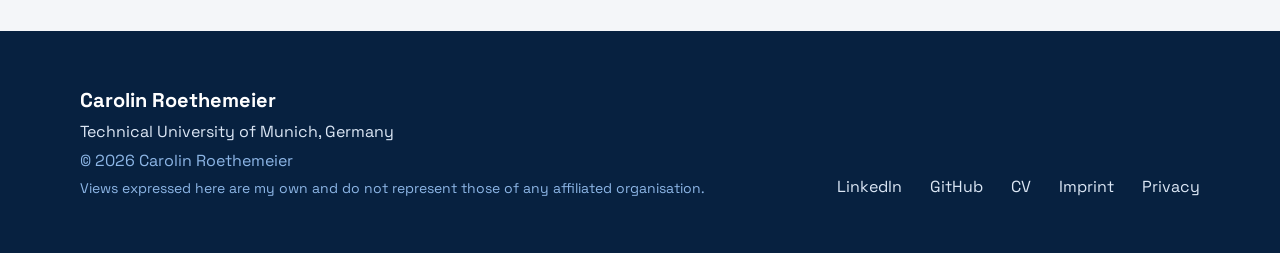
<file: research.html>
<!doctype html>
<html lang="en">
<head>
<meta charset="utf-8">
<meta name="viewport" content="width=device-width, initial-scale=1">
<title>Research and publications – Carolin Roethemeier</title>
<meta name="description" content="Dissertation, publications, teaching and thesis supervision by Carolin Roethemeier, Technical University of Munich.">
<meta name="theme-color" content="#072140">
<meta name="color-scheme" content="light">
<meta property="og:type" content="website">
<meta property="og:title" content="Research and publications – Carolin Roethemeier">
<meta property="og:description" content="Dissertation, publications, teaching and thesis supervision by Carolin Roethemeier, Technical University of Munich.">
<meta property="og:image" content="https://carolinroethemeier.github.io/social-preview.jpg">
<link rel="icon" href="favicon.svg" type="image/svg+xml">
<link rel="preload" href="space-grotesk-latin.woff2" as="font" type="font/woff2" crossorigin>
<link rel="preload" href="atkinson-latin-400.woff2" as="font" type="font/woff2" crossorigin>
<link rel="stylesheet" href="site.css">
</head>
<body>
<div class="page">
<a class="skip" href="#main">Skip to content</a>

<header class="dark" style="background: #072140; flex-shrink: 0">
<nav class="nav" aria-label="Main" style="display: flex; align-items: center; justify-content: space-between; height: 88px; padding: 0 80px; border-bottom: 1px solid #17365E">
<a href="index.html" style="font-size: 20px; font-weight: 700; color: #FFFFFF; text-decoration: none">Carolin Roethemeier</a>
<div style="display: flex; gap: 36px; align-items: center">
<a href="research.html" aria-current="page">Research and publications</a>
<a href="experience.html">Industry experience</a>
<a href="Carolin_Roethemeier_CV.pdf" type="application/pdf">CV (PDF)</a>
<a href="contact.html">Get in touch</a>
</div>
</nav>

<section style="padding: 96px 80px 88px; display: flex; flex-direction: column; gap: 24px">
<h1 style="margin: 0; font-family: 'Space Grotesk', sans-serif; font-size: 80px; line-height: 1; letter-spacing: -0.03em; font-weight: 600; color: #FFFFFF">Research and publications</h1>
<p style="margin: 0; font-size: 21px; line-height: 1.6; color: #DCE7F5; max-width: 720px">I work at the meeting point of information systems, human–AI interaction and AI governance, asking how enterprise AI can adapt to cultural difference without losing its safeguards.</p>
</section>
</header>

<main id="main" style="background: #F4F6F9; flex-shrink: 0; display: flex; flex-direction: column">

<section aria-labelledby="diss-title" style="display: grid; grid-template-columns: 400px minmax(0, 1fr); gap: 96px; padding: 112px 80px 96px">
<div style="display: flex; flex-direction: column; gap: 16px">
<h2 id="diss-title" style="margin: 0; font-family: 'Space Grotesk', sans-serif; font-size: 44px; line-height: 1.1; letter-spacing: -0.02em; font-weight: 600; color: #072140">My dissertation</h2>
<p style="margin: 0; font-size: 16px; line-height: 1.6; color: #45566B">Chair of Societal Computing, TUM, with SAP University Competence Center. Supervised by Prof. Dr. Orestis Papakyriakopoulos. Started January 2026.</p>
</div>
<div style="display: flex; flex-direction: column; gap: 28px; max-width: 800px">
<p style="margin: 0; font-family: 'Space Grotesk', sans-serif; font-size: 32px; line-height: 1.2; letter-spacing: -0.015em; font-weight: 600; color: #072140">Human–AI Interaction Under Cultural Heterogeneity: A Framework for Enterprise AI Systems</p>
<p style="margin: 0; font-size: 18px; line-height: 1.65; color: #0A1B2E">Enterprise AI no longer just retrieves information. It recommends, decides and carries out tasks that used to belong to employees. Yet these systems are configured around one set of assumptions about how much authority the AI gets, how much it explains itself and how easily people can challenge it. Those assumptions don't travel evenly across a culturally diverse workforce.</p>
<blockquote style="margin: 8px 0; padding: 4px 0 4px 28px; border-left: 3px solid #3070B3">
<p style="margin: 0; font-size: 23px; line-height: 1.5; font-style: italic; color: #072140">How does cultural heterogeneity shape human–AI interaction, and how can that interaction be designed to support accessible, context-sensitive use across different cultural settings?</p>
</blockquote>
<p style="margin: 0; font-size: 18px; line-height: 1.65; color: #0A1B2E">The goal is not a catalogue of country-specific AI settings. It is a reusable process that lets organisations adapt enterprise AI to the cultural realities of each location while keeping individual agency, accountability and responsible-AI safeguards intact.</p>
</div>
</section>

<section aria-labelledby="concepts-title" style="margin: 0 80px; padding: 72px 0 96px; border-top: 1px solid #CBD6E4; display: grid; grid-template-columns: 400px minmax(0, 1fr); gap: 96px">
<h2 id="concepts-title" style="margin: 0; font-family: 'Space Grotesk', sans-serif; font-size: 44px; line-height: 1.1; letter-spacing: -0.02em; font-weight: 600; color: #072140">Two ideas at the centre</h2>
<div style="display: grid; grid-template-columns: repeat(2, minmax(0, 1fr)); gap: 48px">
<div style="display: flex; flex-direction: column; gap: 12px">
<h3 style="margin: 0; font-family: 'Space Grotesk', sans-serif; font-size: 24px; line-height: 1.25; font-weight: 600; color: #072140">Enactment bias</h3>
<p style="margin: 0; font-size: 18px; line-height: 1.65; color: #0A1B2E">A systematic mismatch between the interaction assumptions built into a system and how users in different cultural contexts understand, use and respond to it. It explains why identical deployments can produce unequal patterns of compliance, challenge and control.</p>
</div>
<div style="display: flex; flex-direction: column; gap: 12px">
<h3 style="margin: 0; font-family: 'Space Grotesk', sans-serif; font-size: 24px; line-height: 1.25; font-weight: 600; color: #072140">CHAI-E</h3>
<p style="margin: 0; font-size: 18px; line-height: 1.65; color: #0A1B2E">Computer–Human–AI Interaction in Enterprise: a Design Science artifact that turns cultural deployment context into configuration requirements for enterprise-internal AI agents, without mapping cultures to fixed behaviours.</p>
</div>
</div>
</section>

<section aria-labelledby="layers-title" style="background: #E6ECF4; padding: 96px 80px; display: grid; grid-template-columns: 400px minmax(0, 1fr); gap: 96px">
<div style="display: flex; flex-direction: column; gap: 16px">
<h2 id="layers-title" style="margin: 0; font-family: 'Space Grotesk', sans-serif; font-size: 44px; line-height: 1.1; letter-spacing: -0.02em; font-weight: 600; color: #072140">A three-layer<br>Agentic AI framework</h2>
<p style="margin: 0; font-size: 16px; line-height: 1.6; color: #45566B">The layers are ordered but iterative: evidence from real use can revise all three.</p>
</div>
<div style="display: flex; flex-direction: column; gap: 12px">
<div style="margin-left: 0px; padding: 28px 32px; border-radius: 12px; background: #072140; color: #FFFFFF; display: grid; grid-template-columns: 200px minmax(0, 1fr); gap: 24px; align-items: baseline">
<span style="font-family: 'Space Grotesk', sans-serif; font-size: 17px; font-weight: 600; color: #FDDDB5">Layer 1</span>
<div style="display: flex; flex-direction: column; gap: 6px">
<span style="font-family: 'Space Grotesk', sans-serif; font-size: 24px; font-weight: 600">Cultural interaction</span>
<span style="font-size: 17px; line-height: 1.55">How culturally shaped preferences affect decision authority, explanation, and the ability to override or take back control. CHAI-E sits here.</span>
</div>
</div>
<div style="margin-left: 40px; padding: 28px 32px; border-radius: 12px; background: #3070B3; color: #FFFFFF; display: grid; grid-template-columns: 200px minmax(0, 1fr); gap: 24px; align-items: baseline">
<span style="font-family: 'Space Grotesk', sans-serif; font-size: 17px; font-weight: 600; color: #DCE7F5">Layer 2</span>
<div style="display: flex; flex-direction: column; gap: 6px">
<span style="font-family: 'Space Grotesk', sans-serif; font-size: 24px; font-weight: 600">Organizational contingency</span>
<span style="font-size: 17px; line-height: 1.55">What the organisation can actually support: roles, processes and accountability structures.</span>
</div>
</div>
<div style="margin-left: 80px; padding: 28px 32px; border-radius: 12px; background: #FFFFFF; color: #072140; display: grid; grid-template-columns: 200px minmax(0, 1fr); gap: 24px; align-items: baseline">
<span style="font-family: 'Space Grotesk', sans-serif; font-size: 17px; font-weight: 600; color: #245C9A">Layer 3</span>
<div style="display: flex; flex-direction: column; gap: 6px">
<span style="font-family: 'Space Grotesk', sans-serif; font-size: 24px; font-weight: 600">Institutional and governance boundary</span>
<span style="font-size: 17px; line-height: 1.55">The legal, ethical and regulatory limits, such as the EU AI Act, that no local adaptation may cross.</span>
</div>
</div>
</div>
</section>

<section aria-labelledby="rq-title" style="display: grid; grid-template-columns: 400px minmax(0, 1fr); gap: 96px; padding: 112px 80px 48px">
<div style="display: flex; flex-direction: column; gap: 16px">
<h2 id="rq-title" style="margin: 0; font-family: 'Space Grotesk', sans-serif; font-size: 44px; line-height: 1.1; letter-spacing: -0.02em; font-weight: 600; color: #072140">Research questions</h2>
<p style="margin: 0; font-size: 16px; line-height: 1.6; color: #45566B">Each one maps to a research gap and a layer of the framework.</p>
</div>
<ol style="margin: 0; padding: 0; list-style: none; display: flex; flex-direction: column">
<li style="display: grid; grid-template-columns: 96px minmax(0, 1fr); gap: 32px; padding: 32px 0; border-top: 1px solid #CBD6E4">
<span style="font-family: 'Space Grotesk', sans-serif; font-size: 28px; font-weight: 600; color: #245C9A">RQ1</span>
<div style="display: flex; flex-direction: column; gap: 10px; max-width: 820px">
<p style="margin: 0; font-size: 20px; line-height: 1.55; color: #0A1B2E">How can culturally informed preferences for human–AI interaction be identified and represented so they can inform the design and configuration of enterprise AI?</p>
<p style="margin: 0; font-size: 16px; line-height: 1.6; color: #45566B">Literature review across culture in information systems, human-centred AI and delegation research; conceptual artifact development using Design Science Research.</p>
</div>
</li>
<li style="display: grid; grid-template-columns: 96px minmax(0, 1fr); gap: 32px; padding: 32px 0; border-top: 1px solid #CBD6E4">
<span style="font-family: 'Space Grotesk', sans-serif; font-size: 28px; font-weight: 600; color: #245C9A">RQ2</span>
<div style="display: flex; flex-direction: column; gap: 10px; max-width: 820px">
<p style="margin: 0; font-size: 20px; line-height: 1.55; color: #0A1B2E">How do employees' national-cultural backgrounds shape their interaction preferences toward enterprise AI agents in practice?</p>
<p style="margin: 0; font-size: 16px; line-height: 1.6; color: #45566B">Multiple-case study in a multinational SAP compliance department: a cultural-assessment survey, configuration mock-ups in SAP Joule, focus groups at each location and cross-location comparison.</p>
</div>
</li>
<li style="display: grid; grid-template-columns: 96px minmax(0, 1fr); gap: 32px; padding: 32px 0; border-top: 1px solid #CBD6E4">
<span style="font-family: 'Space Grotesk', sans-serif; font-size: 28px; font-weight: 600; color: #245C9A">RQ3</span>
<div style="display: flex; flex-direction: column; gap: 10px; max-width: 820px">
<p style="margin: 0; font-size: 20px; line-height: 1.55; color: #0A1B2E">How must organisational and regulatory boundaries be built in as constraints on culturally adapted interaction, and how far does this generalise beyond one company?</p>
<p style="margin: 0; font-size: 16px; line-height: 1.6; color: #45566B">Review of regional AI regulation such as the EU AI Act, with expert interviews and desk research on other enterprise AI deployments.</p>
</div>
</li>
</ol>
</section>

<section aria-labelledby="pub-title" style="margin: 0 80px; padding: 72px 0 96px; border-top: 1px solid #CBD6E4; display: flex; flex-direction: column; gap: 32px">
<div style="display: flex; justify-content: space-between; align-items: end; gap: 40px">
<h2 id="pub-title" style="margin: 0; font-family: 'Space Grotesk', sans-serif; font-size: 44px; line-height: 1.1; letter-spacing: -0.02em; font-weight: 600; color: #072140">Publications</h2>
<p style="margin: 0; font-size: 16px; line-height: 1.6; color: #45566B">First papers from the dissertation are on their way.</p>
</div>
<ul style="margin: 0; padding: 0; list-style: none; display: flex; flex-direction: column; border-bottom: 1px solid #CBD6E4">
<li style="display: grid; grid-template-columns: 120px minmax(0, 1fr) 240px; gap: 32px; padding: 28px 0; border-top: 1px solid #CBD6E4; align-items: baseline">
<span style="font-family: 'Space Grotesk', sans-serif; font-size: 18px; font-weight: 600; color: #45566B">2026</span>
<div style="display: flex; flex-direction: column; gap: 6px"><span style="line-height: 1.45"><font color="#072140"><span style="font-size: 20px"><b>Human-AI Collaboration in Compliance Automation: Designing an Agentic</b></span></font></span><span style="line-height: 1.45"><font color="#072140"><span style="font-size: 20px"><b>Knowledge Base for AI Governance&nbsp;</b></span></font><span style="color: rgb(69, 86, 107); font-size: 16px; font-weight: 600">[Simon Jarvers, Carolin Roethemeier, Holger Wittges, Orestis Papakyriakopoulos], [Hawaii International Conference on System Science]</span></span></div>
<span style="font-family: 'Space Grotesk', sans-serif; font-size: 15px; color: #245C9A; text-align: right">Accepted</span>
</li>
<li style="display: grid; grid-template-columns: 120px minmax(0, 1fr) 240px; gap: 32px; padding: 28px 0; border-top: 1px solid #CBD6E4; align-items: baseline">
<span style="font-family: 'Space Grotesk', sans-serif; font-size: 18px; font-weight: 600; color: #45566B">TBD</span>
<div style="display: flex; flex-direction: column; gap: 6px"><span style="font-size: 20px; line-height: 1.45; font-weight: 600; color: rgb(7, 33, 64)">CHAI-E: A framework for culturally informed human–AI interaction in enterprise systems</span><span style="font-size: 20px; line-height: 1.45; font-weight: 600; color: rgb(7, 33, 64)"><span style="color: rgb(69, 86, 107); font-size: 16px">[Authors], [Venue]</span></span></div>
<span style="font-family: 'Space Grotesk', sans-serif; font-size: 15px; color: #245C9A; text-align: right">In preparation</span>
</li>
<li style="display: grid; grid-template-columns: 120px minmax(0, 1fr) 240px; gap: 32px; padding: 28px 0; border-top: 1px solid #CBD6E4; align-items: baseline">
<span style="font-family: 'Space Grotesk', sans-serif; font-size: 18px; font-weight: 600; color: #45566B">2024</span>
<div style="display: flex; flex-direction: column; gap: 6px">
<span style="font-size: 20px; line-height: 1.45; font-weight: 600; color: #072140">Unveiling the influence of biased AI-powered tools in managerial decision-making processes</span>
<span style="margin: 0; font-size: 16px; line-height: 1.6; color: #45566B">Master's thesis, HTW Dresden and North Park University, Chicago</span>
</div>
<span style="font-family: 'Space Grotesk', sans-serif; font-size: 15px; color: #245C9A; text-align: right">Thesis</span>
</li>
<li style="display: grid; grid-template-columns: 120px minmax(0, 1fr) 240px; gap: 32px; padding: 28px 0; border-top: 1px solid #CBD6E4; align-items: baseline">
<span style="font-family: 'Space Grotesk', sans-serif; font-size: 18px; font-weight: 600; color: #45566B">2023</span>
<div style="display: flex; flex-direction: column; gap: 6px">
<span style="font-size: 20px; line-height: 1.45; font-weight: 600; color: #072140">Women’s empowerment at senior management level in private companies in the Kuala Lumpur economic area</span>
<span style="margin: 0; font-size: 16px; line-height: 1.6; color: #45566B">Bachelor's thesis, City University of Bremen and Universiti Tun Abdul Razak</span>
</div>
<span style="font-family: 'Space Grotesk', sans-serif; font-size: 15px; color: #245C9A; text-align: right">Thesis</span>
</li>
</ul>
</section>

<section aria-labelledby="teach-title" style="background: #E6ECF4; padding: 96px 80px; display: grid; grid-template-columns: 400px minmax(0, 1fr); gap: 96px">
<h2 id="teach-title" style="margin: 0; font-family: 'Space Grotesk', sans-serif; font-size: 44px; line-height: 1.1; letter-spacing: -0.02em; font-weight: 600; color: #072140">Teaching</h2>
<ul style="margin: 0; padding: 0; list-style: none; display: flex; flex-direction: column; gap: 28px">
<li style="display: flex; flex-direction: column; gap: 6px">
<span style="font-family: 'Space Grotesk', sans-serif; font-size: 22px; font-weight: 600; color: #072140">Advanced Applied Analytics and Foundations of Application Systems</span>
<span style="margin: 0; font-size: 16px; line-height: 1.6; color: #45566B">Freelance lecturer, Leibniz FH Hannover and City University of Bremen, since March 2025</span>
</li>
<li style="display: flex; flex-direction: column; gap: 6px">
<span style="font-family: 'Space Grotesk', sans-serif; font-size: 22px; font-weight: 600; color: #072140; position: relative">International collaboration in mechanical engineering</span>
<span style="margin: 0; font-size: 16px; line-height: 1.6; color: #45566B">Shanghai Normal University, 2020–2021</span>
</li>
</ul>
</section>

<section aria-labelledby="sup-title" style="padding: 96px 80px 112px; display: grid; grid-template-columns: 400px minmax(0, 1fr); gap: 96px">
<div style="display: flex; flex-direction: column; gap: 16px">
<h2 id="sup-title" style="margin: 0; font-family: 'Space Grotesk', sans-serif; font-size: 44px; line-height: 1.1; letter-spacing: -0.02em; font-weight: 600; color: #072140">Supervision</h2>
<p style="margin: 0; font-size: 16px; line-height: 1.6; color: #45566B">Bachelor's and master's theses at TUM on culture, AI and enterprise systems.</p><h3 style="margin: 0; font-family: 'Space Grotesk', sans-serif; font-size: 24px; font-weight: 600; color: #072140">Open topics</h3><div style="padding: 32px; border-radius: 12px; background: #FFFFFF; border: 1.5px solid #3070B3; display: flex; justify-content: space-between; align-items: center; gap: 32px">
<div style="display: flex; flex-direction: column; gap: 6px"><span style="font-size: 22px; line-height: 1.4; font-weight: 600; color: rgb(7, 33, 64)">Culture-dependent anthropomorphization of AI agents</span><span style="margin: 0px; font-size: 16px; line-height: 1.6; color: rgb(69, 86, 107)">Open for Masterthesis registered at SOT or CIT in TUM (also open for University Cooperations)&nbsp;</span></div>

</div>
</div>
<div style="display: flex; flex-direction: column; gap: 56px">
<div style="display: flex; flex-direction: column; gap: 16px">
<h3 style="margin: 0; font-family: 'Space Grotesk', sans-serif; font-size: 24px; font-weight: 600; color: #072140">Currently running</h3>
<ul style="margin: 0; padding: 0; list-style: none; border-bottom: 1px solid #CBD6E4">
<li style="display: grid; grid-template-columns: 180px minmax(0, 1fr) 200px; gap: 32px; padding: 28px 0; border-top: 1px solid #CBD6E4; align-items: baseline">
<span style="font-family: 'Space Grotesk', sans-serif; font-size: 17px; font-weight: 600; color: #245C9A">Master's thesis</span>
<span style="font-size: 20px; line-height: 1.45; font-weight: 600; color: #072140">The Impact of National Culture on Automation Bias in AI-enabled CRM Decision Making: A Survey of Employees in Multinational Enterprise Subsidiaries</span>
<span style="margin: 0; font-size: 16px; line-height: 1.6; color: #45566B; text-align: right">Amita Gole, 2026</span>
</li>

<li style="display: grid; grid-template-columns: 180px minmax(0, 1fr) 200px; gap: 32px; padding: 28px 0; border-top: 1px solid #CBD6E4; align-items: baseline">
<span style="font-family: 'Space Grotesk', sans-serif; font-size: 17px; font-weight: 600; color: #245C9A">Master's thesis</span>
<span style="font-size: 20px; line-height: 1.45; font-weight: 600; color: #072140">Culture-Aware Churn Prediction: Integrating Hofstede's Cultural Dimensions as Country-Level Features in Machine Learning Models</span>
<span style="margin: 0; font-size: 16px; line-height: 1.6; color: #45566B; text-align: right">Harrabi Mahdi, 2026</span>
</li>
<li style="display: grid; grid-template-columns: 180px minmax(0, 1fr) 200px; gap: 32px; padding: 28px 0; border-top: 1px solid #CBD6E4; align-items: baseline">
<span style="font-family: 'Space Grotesk', sans-serif; font-size: 17px; font-weight: 600; color: #245C9A">Master's thesis</span>
<span style="font-size: 20px; line-height: 1.45; font-weight: 600; color: #072140">From Product Signals to Contextual Insights: A Unified Data Representation and Multi-Agent AI Framework for Product Experience Intelligence in Enterprise Software Ecosystems</span>
<span style="margin: 0; font-size: 16px; line-height: 1.6; color: #45566B; text-align: right">Khan Faisal, 2026</span>
</li>
</ul>
</div>
<div style="display: flex; flex-direction: column; gap: 16px">
<h3 style="margin: 0; font-family: 'Space Grotesk', sans-serif; font-size: 24px; font-weight: 600; color: #072140">Submitted</h3>
<ul style="margin: 0; padding: 0; list-style: none; border-bottom: 1px solid #CBD6E4">
<li style="display: grid; grid-template-columns: 180px minmax(0, 1fr) 200px; gap: 32px; padding: 28px 0; border-top: 1px solid #CBD6E4; align-items: baseline">
<span style="font-family: 'Space Grotesk', sans-serif; font-size: 17px; font-weight: 600; color: #245C9A">Bachelor's thesis</span>
<span style="font-size: 20px; line-height: 1.45; font-weight: 600; color: #072140">Hallucination Blindness in Enterprise AI: A Cross-Cultural Study of ERP Report Interpretation</span>
<span style="margin: 0; font-size: 16px; line-height: 1.6; color: #45566B; text-align: right">Yavuzalp Kaplan, 2026</span>
</li>
</ul>
</div>
</div>
</section>

</main>

<footer class="dark foot" style="flex-shrink: 0; background: #072140; color: #DCE7F5; padding: 56px 80px; display: flex; justify-content: space-between; align-items: end; gap: 40px; font-family: 'Space Grotesk', sans-serif; font-size: 16px">
<div style="display: flex; flex-direction: column; gap: 8px">
<span style="font-size: 20px; font-weight: 700; color: #FFFFFF">Carolin Roethemeier</span>
<span>Technical University of Munich, Germany</span>
<span style="color: #8DB6E6">© 2026 Carolin Roethemeier</span>
<span style="color: #8DB6E6; font-size: 14px">Views expressed here are my own and do not represent those of any affiliated organisation.</span>
</div>
<div style="display: flex; gap: 28px; flex-wrap: wrap">
<a href="https://www.linkedin.com/in/carolin-r%C3%B6themeier/">LinkedIn</a>
<a href="https://github.com/carolinroethemeier">GitHub</a>
<a href="Carolin_Roethemeier_CV.pdf" type="application/pdf">CV</a>
<a href="imprint.html">Imprint</a>
<a href="privacy.html">Privacy</a>
</div>
</footer>
</div>
</body>
</html>
</file>
<file: site.css>
@font-face{font-family:'Space Grotesk';font-style:normal;font-weight:300 700;font-display:swap;src:url(space-grotesk-latin.woff2) format('woff2');unicode-range:U+0000-00FF,U+0131,U+0152-0153,U+02BB-02BC,U+02C6,U+02DA,U+02DC,U+0304,U+0308,U+0329,U+2000-206F,U+20AC,U+2122,U+2191,U+2193,U+2212,U+2215,U+FEFF,U+FFFD}
@font-face{font-family:'Space Grotesk';font-style:normal;font-weight:300 700;font-display:swap;src:url(space-grotesk-latin-ext.woff2) format('woff2');unicode-range:U+0100-02BA,U+02BD-02C5,U+02C7-02CC,U+02CE-02D7,U+02DD-02FF,U+0304,U+0308,U+0329,U+1D00-1DBF,U+1E00-1E9F,U+1EF2-1EFF,U+2020,U+20A0-20AB,U+20AD-20C0,U+2113,U+2C60-2C7F,U+A720-A7FF}
@font-face{font-family:'Atkinson Hyperlegible';font-style:normal;font-weight:400;font-display:swap;src:url(atkinson-latin-400.woff2) format('woff2');unicode-range:U+0000-00FF,U+0131,U+0152-0153,U+02BB-02BC,U+02C6,U+02DA,U+02DC,U+0304,U+0308,U+0329,U+2000-206F,U+20AC,U+2122,U+2191,U+2193,U+2212,U+2215,U+FEFF,U+FFFD}
@font-face{font-family:'Atkinson Hyperlegible';font-style:normal;font-weight:700;font-display:swap;src:url(atkinson-latin-700.woff2) format('woff2');unicode-range:U+0000-00FF,U+0131,U+0152-0153,U+02BB-02BC,U+02C6,U+02DA,U+02DC,U+0304,U+0308,U+0329,U+2000-206F,U+20AC,U+2122,U+2191,U+2193,U+2212,U+2215,U+FEFF,U+FFFD}
@font-face{font-family:'Atkinson Hyperlegible';font-style:italic;font-weight:400;font-display:swap;src:url(atkinson-latin-400-italic.woff2) format('woff2');unicode-range:U+0000-00FF,U+0131,U+0152-0153,U+02BB-02BC,U+02C6,U+02DA,U+02DC,U+0304,U+0308,U+0329,U+2000-206F,U+20AC,U+2122,U+2191,U+2193,U+2212,U+2215,U+FEFF,U+FFFD}
@font-face{font-family:'Atkinson Hyperlegible';font-style:normal;font-weight:400;font-display:swap;src:url(atkinson-latin-ext-400.woff2) format('woff2');unicode-range:U+0100-02BA,U+02BD-02C5,U+02C7-02CC,U+02CE-02D7,U+02DD-02FF,U+0304,U+0308,U+0329,U+1D00-1DBF,U+1E00-1E9F,U+1EF2-1EFF,U+2020,U+20A0-20AB,U+20AD-20C0,U+2113,U+2C60-2C7F,U+A720-A7FF}
@font-face{font-family:'Atkinson Hyperlegible';font-style:normal;font-weight:700;font-display:swap;src:url(atkinson-latin-ext-700.woff2) format('woff2');unicode-range:U+0100-02BA,U+02BD-02C5,U+02C7-02CC,U+02CE-02D7,U+02DD-02FF,U+0304,U+0308,U+0329,U+1D00-1DBF,U+1E00-1E9F,U+1EF2-1EFF,U+2020,U+20A0-20AB,U+20AD-20C0,U+2113,U+2C60-2C7F,U+A720-A7FF}
@font-face{font-family:'Atkinson Hyperlegible';font-style:italic;font-weight:400;font-display:swap;src:url(atkinson-latin-ext-400-italic.woff2) format('woff2');unicode-range:U+0100-02BA,U+02BD-02C5,U+02C7-02CC,U+02CE-02D7,U+02DD-02FF,U+0304,U+0308,U+0329,U+1D00-1DBF,U+1E00-1E9F,U+1EF2-1EFF,U+2020,U+20A0-20AB,U+20AD-20C0,U+2113,U+2C60-2C7F,U+A720-A7FF}
/* ---------- design ---------- */
body{margin:0;background:#F4F6F9;color:#0A1B2E;font-family:'Atkinson Hyperlegible',system-ui,sans-serif;-webkit-font-smoothing:antialiased}
a{color:#245C9A;text-decoration-thickness:1px;text-underline-offset:3px;transition:color .2s ease,text-underline-offset .2s ease}
a:hover{color:#072140;text-underline-offset:5px}
a:focus-visible,button:focus-visible,input:focus-visible,textarea:focus-visible{outline:3px solid #3070B3;outline-offset:3px}
.dark a:focus-visible,.dark button:focus-visible{outline-color:#FDDDB5}
.nav a{position:relative;color:#DCE7F5;text-decoration:none;font-family:'Space Grotesk',sans-serif;font-size:16px;padding:12px 2px}
.nav a::after{content:"";position:absolute;left:2px;right:2px;bottom:4px;height:2px;background:#FDDDB5;transform:scaleX(0);transform-origin:left;transition:transform .25s ease}
.nav a:hover{color:#FDDDB5}
.nav a:hover::after,.nav a[aria-current="page"]::after{transform:scaleX(1)}
.nav a[aria-current="page"]{color:#FDDDB5}
.nav > a:first-child::after{display:none}
a.btn,button.btn{display:inline-flex;align-items:center;justify-content:center;box-sizing:border-box;min-height:48px;height:auto;width:auto;padding:12px 26px;border-radius:999px;border:1.5px solid transparent;font-family:'Space Grotesk',sans-serif;font-size:17px;font-weight:600;line-height:1.2;white-space:nowrap;text-decoration:none;cursor:pointer;transition:background-color .2s ease,color .2s ease,border-color .2s ease,transform .2s ease,box-shadow .2s ease}
a.btn:hover,button.btn:hover{transform:translateY(-2px)}
a.btn:active,button.btn:active{transform:translateY(0)}
a.btn-peach,a.btn-peach:visited{background:#FDDDB5;border-color:#FDDDB5;color:#072140}
a.btn-peach:hover{background:#FFFFFF;border-color:#FFFFFF;color:#072140;box-shadow:0 6px 18px rgba(0,0,0,.25)}
a.btn-line,a.btn-line:visited{background:transparent;border-color:#8DB6E6;color:#FFFFFF}
a.btn-line:hover{background:#FDDDB5;border-color:#FDDDB5;color:#072140}
a.btn-navy,a.btn-navy:visited,button.btn-navy{background:#072140;border-color:#072140;color:#FFFFFF}
a.btn-navy:hover,button.btn-navy:hover{background:#245C9A;border-color:#245C9A;color:#FFFFFF;box-shadow:0 6px 18px rgba(7,33,64,.22)}
.foot a{color:#DCE7F5;text-decoration:none}.foot a:hover{color:#FDDDB5;text-decoration:underline}
.card-link{transition:transform .25s ease,box-shadow .25s ease}
.card-link:hover{transform:translateY(-4px);box-shadow:0 14px 34px rgba(7,33,64,.14)}
input,textarea{transition:border-color .2s ease,box-shadow .2s ease}
input:focus,textarea:focus{border-color:#245C9A !important;box-shadow:0 0 0 3px rgba(48,112,179,.18)}
@keyframes rise{from{opacity:0;transform:translateY(18px)}to{opacity:1;transform:none}}
@keyframes pop{from{opacity:0;transform:scale(.3)}to{opacity:1;transform:scale(1)}}
@keyframes pulse{0%{opacity:.7;transform:scale(1)}100%{opacity:0;transform:scale(2.6)}}
@keyframes reveal{from{opacity:0;transform:translateY(28px)}to{opacity:1;transform:none}}
header > section:first-of-type > *{animation:rise .8s cubic-bezier(.2,.7,.2,1) both}
header > section:first-of-type > *:nth-child(2){animation-delay:.12s}
header > section:first-of-type > *:nth-child(3){animation-delay:.24s}
header > section + section{animation:rise .8s .3s cubic-bezier(.2,.7,.2,1) both}
.scale-dot{transform-box:fill-box;transform-origin:center;animation:pop .5s cubic-bezier(.2,.7,.2,1.3) both}
.scale-dot{animation-delay:.6s}.scale-dot:nth-of-type(2){animation-delay:.72s}.scale-dot:nth-of-type(3){animation-delay:.84s}.scale-dot:nth-of-type(4){animation-delay:.96s}
.pulse{transform-box:fill-box;transform-origin:center;animation:pulse 2.4s ease-out infinite}
@supports (animation-timeline: view()){main > section{animation:reveal linear both;animation-timeline:view();animation-range:entry 0% entry 30%}}
@media (prefers-reduced-motion: reduce){*,*::before,*::after{animation:none !important;transition:none !important}}
/* ---------- page shell ---------- */
*,*::before,*::after{box-sizing:border-box}
html{-webkit-text-size-adjust:100%;scroll-behavior:smooth}
body{overflow-x:hidden}
[hidden]{display:none!important}
img{max-width:100%}
.page{min-height:100vh;display:flex;flex-direction:column;background:#F4F6F9}
.skip{position:absolute;left:16px;top:-60px;z-index:10;background:#FDDDB5;color:#072140;padding:12px 16px;border-radius:8px;font-family:'Space Grotesk',sans-serif;font-weight:600;text-decoration:none}
.skip:focus{top:16px}
.page svg[viewBox]{width:100%;height:auto;max-width:100%}
.form-status{margin:0;font-size:16px;line-height:1.6}
.form-status[data-state="error"]{color:#9B1C1C}
.hp{position:absolute;left:-9999px;width:1px;height:1px;overflow:hidden}
@media (prefers-reduced-motion: reduce){html{scroll-behavior:auto}}

/* ---------- side gutters: centred on wide screens ---------- */
:root{--g:max(80px, calc((100vw - 1280px) / 2))}
.page [style*="px 80px"],.page [style*="padding: 0 80px"]{padding-left:var(--g)!important;padding-right:var(--g)!important}
.page [style*="margin: 0 80px"]{margin-left:var(--g)!important;margin-right:var(--g)!important}

/* ---------- tablet ---------- */
@media (max-width:1100px){
  :root{--g:40px}
  .page [style*="grid-template-columns: 400px"],
  .page [style*="grid-template-columns: 320px"],
  .page [style*="grid-template-columns: minmax(0, 1fr) 3"],
  .page [style*="grid-template-columns: minmax(0, 1fr) 4"],
  .page [style*="grid-template-columns: minmax(0, 1fr) 6"]{grid-template-columns:minmax(0,1fr)!important;gap:40px!important}
  .page aside[style*="padding-top: 108px"]{padding-top:0!important}
  .page figure[style*="width: 440px"]{justify-self:start}
  .page h1[style*="font-size: 72px"]{font-size:56px!important}
}

/* ---------- phone ---------- */
@media (max-width:720px){
  :root{--g:20px}
  .page nav.nav{height:auto!important;flex-wrap:wrap;gap:8px 16px;padding-top:16px!important;padding-bottom:12px!important}
  .page nav.nav > div{flex-wrap:wrap;gap:4px 20px!important}
  .page nav.nav a{font-size:15px}
  .page [style*="grid-template-columns"]:not([style*="grid-template-columns: 36px"]){grid-template-columns:minmax(0,1fr)!important;row-gap:10px!important}
  .page [style*="grid-template-columns: repeat(2"]{row-gap:24px!important}
  .page [style*="padding: 96px"],.page [style*="padding: 104px"],.page [style*="padding: 112px"],.page [style*="padding: 64px"]{padding-top:56px!important;padding-bottom:56px!important}
  .page [style*="padding: 72px 0 96px"]{padding-top:48px!important;padding-bottom:56px!important}
  .page h1{font-size:clamp(36px,10vw,56px)!important}
  .page h2[style*="font-size: 44px"],.page h2[style*="font-size: 52px"]{font-size:clamp(28px,8vw,40px)!important}
  .page [style*="font-size: 60px"]{font-size:clamp(32px,10vw,48px)!important;column-gap:20px!important}
  .page [style*="font-size: 32px"]{font-size:24px!important}
  .page [style*="text-align: right"]{text-align:left!important}
  .page [style*="justify-content: space-between"]{flex-wrap:wrap}
  .page section[aria-labelledby="cta-title"]{flex-direction:column;align-items:flex-start!important;gap:28px!important}
  .page footer{flex-direction:column;align-items:flex-start!important}
  .page figure[style*="width: 440px"]{width:100%!important;max-width:360px;height:auto!important;aspect-ratio:440/540}
  .page figure[style*="width: 440px"] img{width:100%!important;height:100%!important}
  .page [style*="margin-left: 40px"],.page [style*="margin-left: 80px"]{margin-left:0!important}
  .page [style*="padding: 28px 32px"]{padding:22px!important}
  a.btn,button.btn{white-space:normal;text-align:center}
}

.page > footer{margin-top:auto}
</file>
